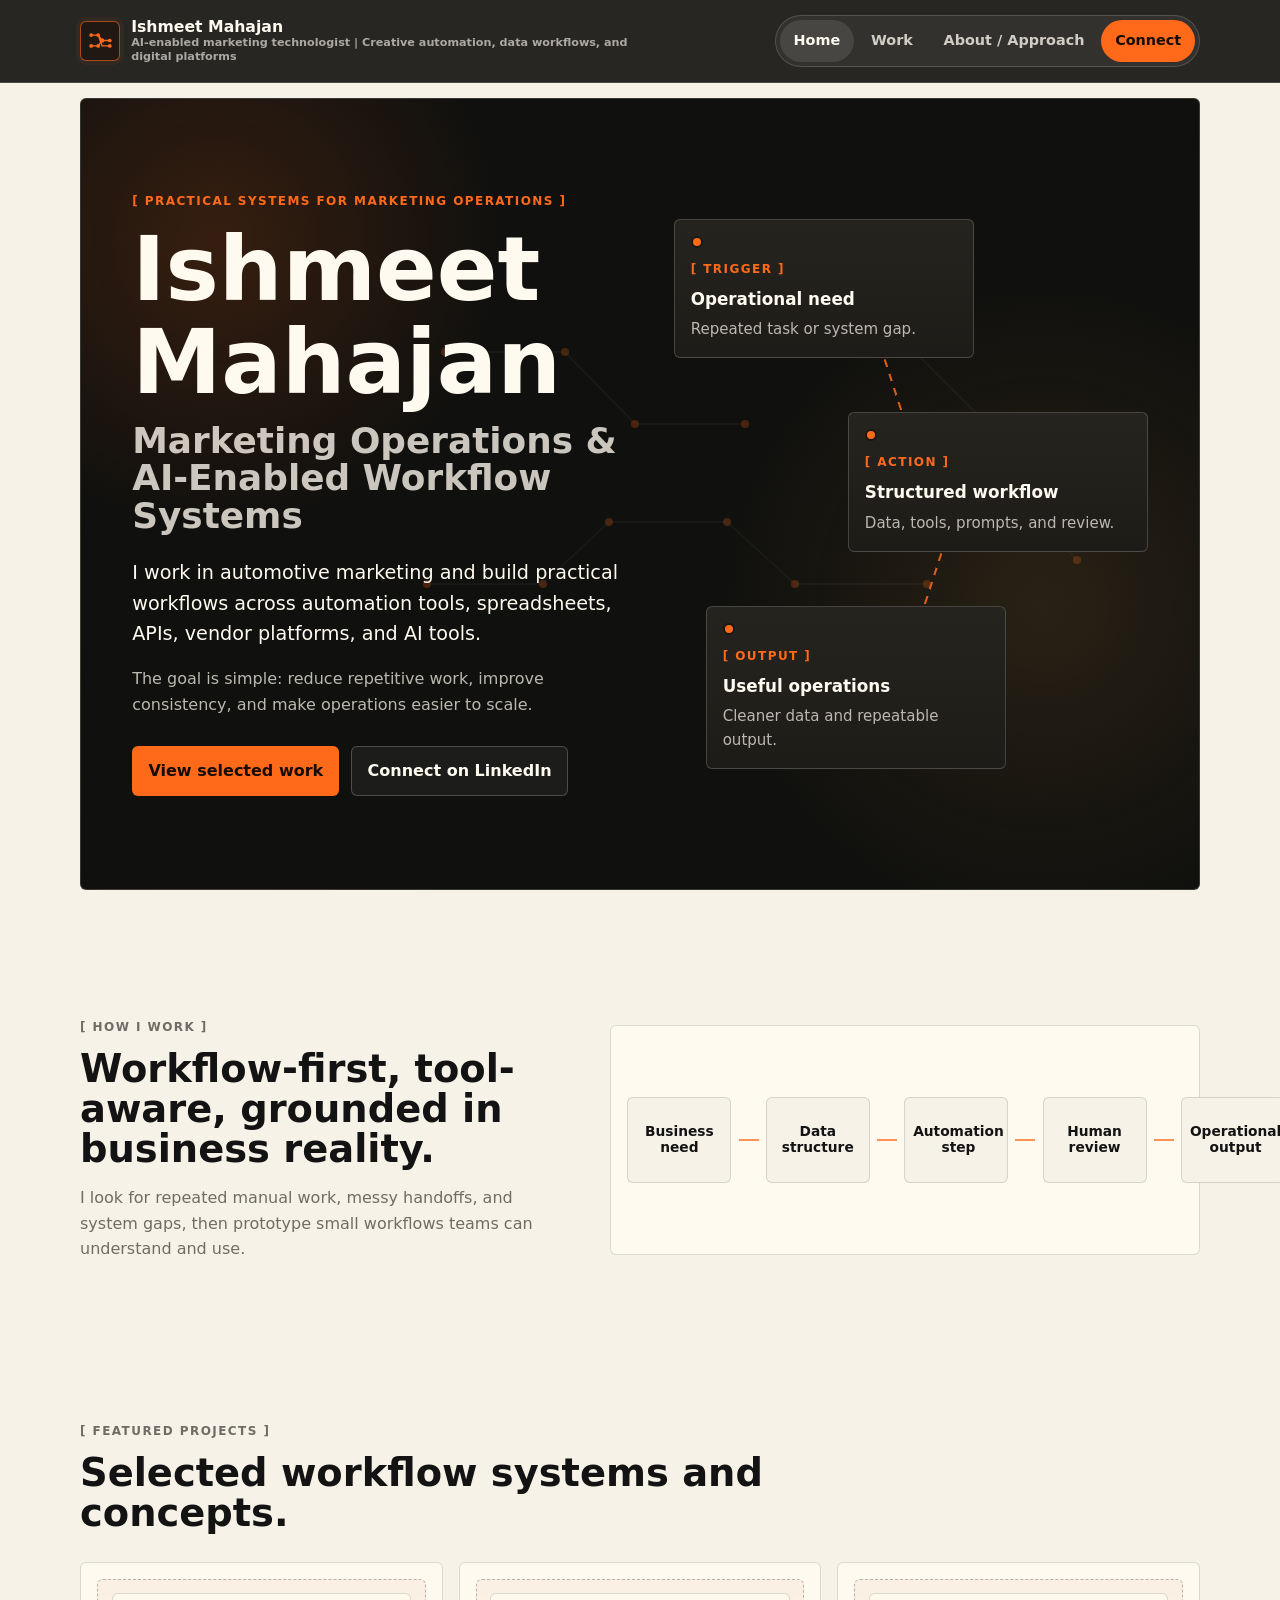
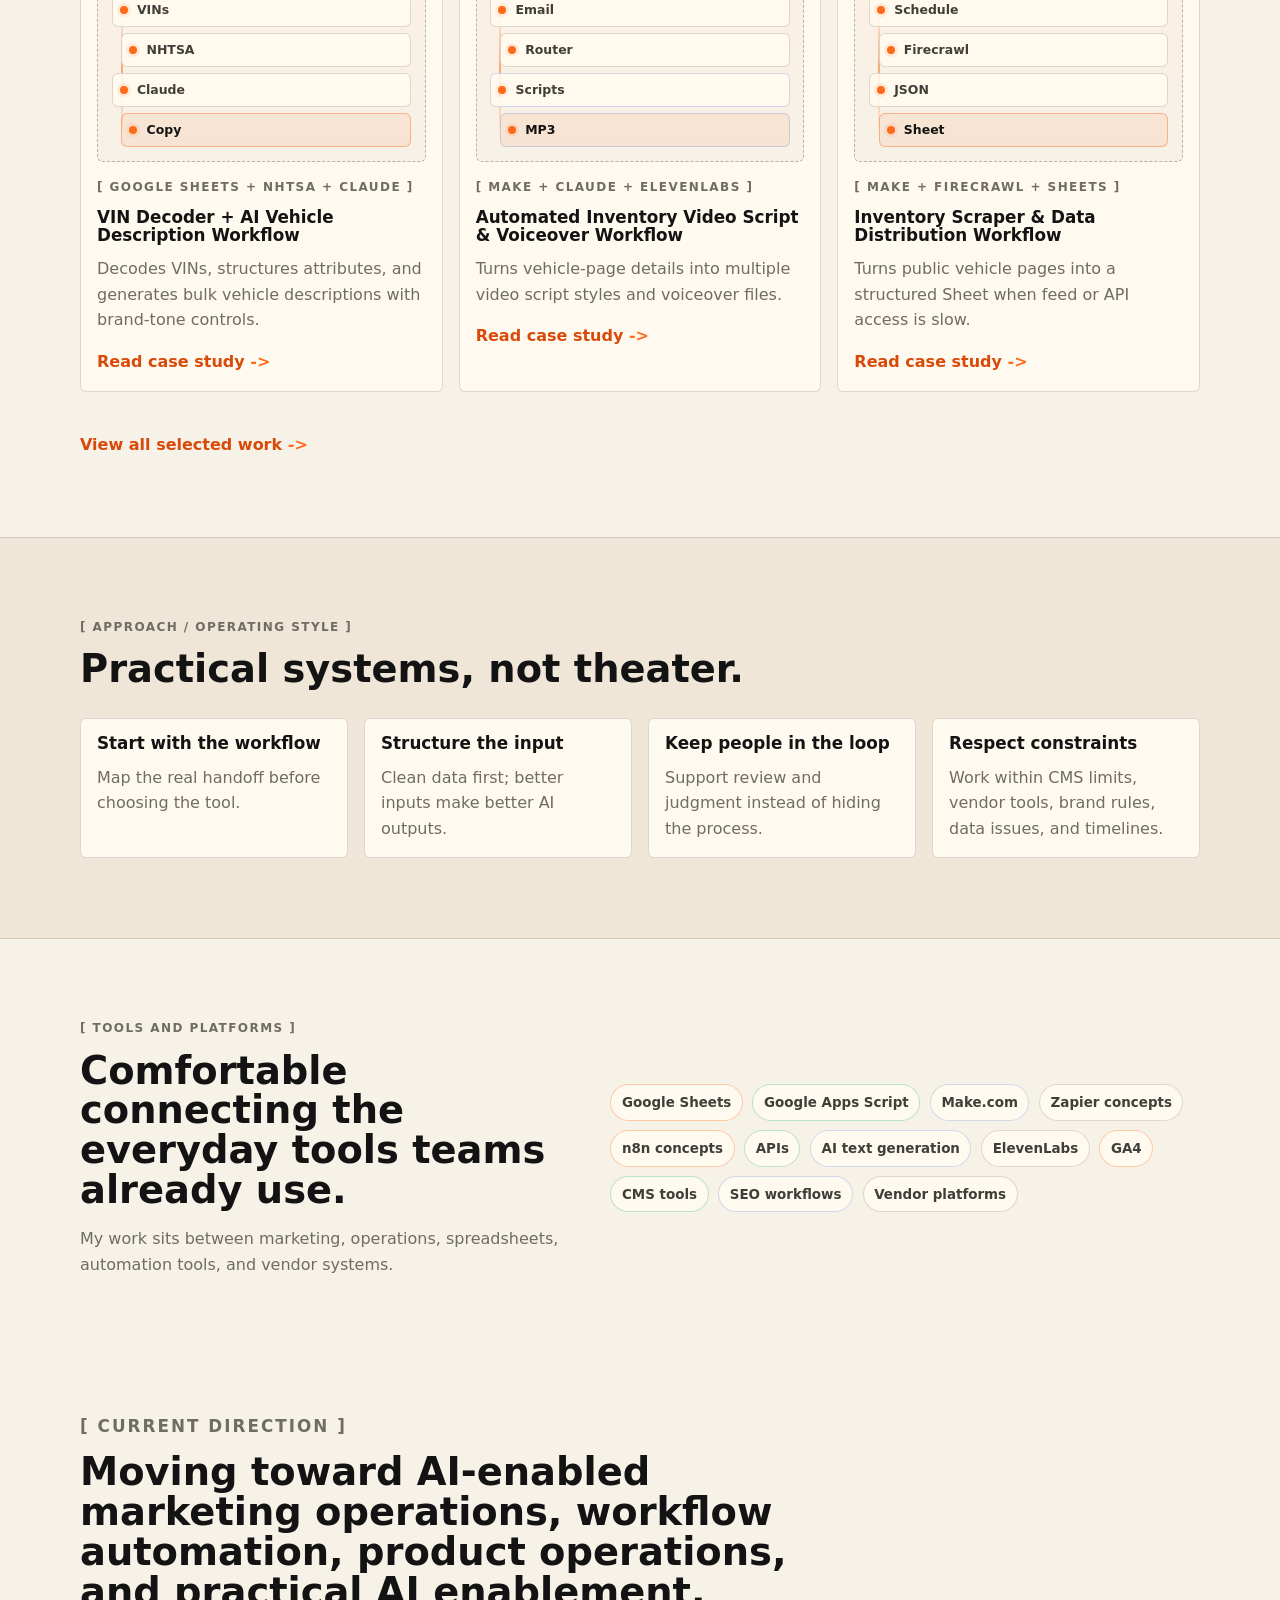
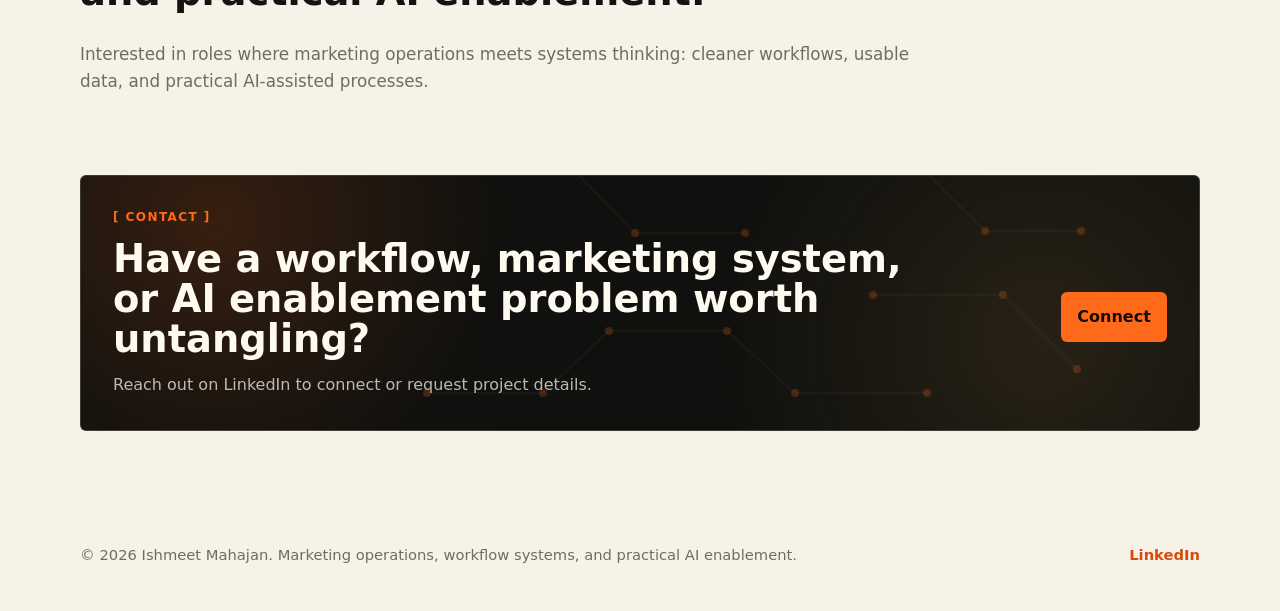
<file: index.html>
<!DOCTYPE html>
<html lang="en">
<head>
  <meta charset="UTF-8">
  <meta name="viewport" content="width=device-width, initial-scale=1.0">
  <meta name="description" content="Ishmeet Mahajan - Marketing Operations & AI-Enabled Workflow Systems portfolio.">
  <title>Ishmeet Mahajan | Marketing Operations & AI-Enabled Workflow Systems</title>
  <link rel="stylesheet" href="styles.css?v=20260530-6">
</head>
<body>
  <header class="site-header">
    <a class="brand" href="index.html" aria-label="Ishmeet Mahajan home">
      <span class="brand-mark" aria-hidden="true"></span>
      <span class="brand-copy">
        <span class="brand-name">Ishmeet Mahajan</span>
        <span class="brand-title">AI-enabled marketing technologist | Creative automation, data workflows, and digital platforms</span>
      </span>
    </a>
    <button class="nav-toggle" type="button" aria-label="Toggle navigation" aria-expanded="false">
      <span></span>
      <span></span>
      <span></span>
    </button>
    <nav class="site-nav" aria-label="Primary navigation">
      <a href="index.html">Home</a>
      <a href="work.html">Work</a>
      <a href="index.html#approach">About / Approach</a>
      <a class="nav-cta" href="https://www.linkedin.com/in/ishmeetmahajan">Connect</a>
    </nav>
  </header>

  <main>
    <section class="hero canvas-section">
      <div class="hero-copy">
        <p class="eyebrow">Practical systems for marketing operations</p>
        <h1>Ishmeet Mahajan</h1>
        <h2>Marketing Operations &amp; AI-Enabled Workflow Systems</h2>
        <p class="hero-lede">I work in automotive marketing and build practical workflows across automation tools, spreadsheets, APIs, vendor platforms, and AI tools.</p>
        <p class="hero-support">The goal is simple: reduce repetitive work, improve consistency, and make operations easier to scale.</p>
        <div class="button-row">
          <a class="button primary" href="work.html">View selected work</a>
          <a class="button secondary" href="https://www.linkedin.com/in/ishmeetmahajan">Connect on LinkedIn</a>
        </div>
      </div>
      <div class="hero-visual" aria-label="Workflow canvas illustration">
        <div class="workflow-card trigger">
          <span class="node-dot"></span>
          <p class="node-type">Trigger</p>
          <h3>Operational need</h3>
          <p>Repeated task or system gap.</p>
        </div>
        <div class="workflow-line line-one"></div>
        <div class="workflow-card action">
          <span class="node-dot"></span>
          <p class="node-type">Action</p>
          <h3>Structured workflow</h3>
          <p>Data, tools, prompts, and review.</p>
        </div>
        <div class="workflow-line line-two"></div>
        <div class="workflow-card output">
          <span class="node-dot"></span>
          <p class="node-type">Output</p>
          <h3>Useful operations</h3>
          <p>Cleaner data and repeatable output.</p>
        </div>
      </div>
    </section>

    <section class="section split-section">
      <div>
        <p class="eyebrow">How I work</p>
        <h2>Workflow-first, tool-aware, grounded in business reality.</h2>
        <p>I look for repeated manual work, messy handoffs, and system gaps, then prototype small workflows teams can understand and use.</p>
      </div>
      <div class="mini-canvas">
        <div class="mini-node">Business need</div>
        <div class="mini-connector"></div>
        <div class="mini-node">Data structure</div>
        <div class="mini-connector"></div>
        <div class="mini-node">Automation step</div>
        <div class="mini-connector"></div>
        <div class="mini-node">Human review</div>
        <div class="mini-connector"></div>
        <div class="mini-node">Operational output</div>
      </div>
    </section>

    <section class="section">
      <div class="section-heading">
        <p class="eyebrow">Featured projects</p>
        <h2>Selected workflow systems and concepts.</h2>
      </div>
      <div class="card-grid">
        <article class="project-card">
          <div class="workflow-diagram compact" aria-label="VIN description workflow diagram">
            <div class="diagram-node">VINs</div>
            <div class="diagram-node">NHTSA</div>
            <div class="diagram-node">Claude</div>
            <div class="diagram-node output-node">Copy</div>
          </div>
          <p class="card-kicker">Google Sheets + NHTSA + Claude</p>
          <h3>VIN Decoder + AI Vehicle Description Workflow</h3>
          <p>Decodes VINs, structures attributes, and generates bulk vehicle descriptions with brand-tone controls.</p>
          <a class="text-link" href="case-vin-ai-description.html">Read case study</a>
        </article>
        <article class="project-card">
          <div class="workflow-diagram compact branch-diagram" aria-label="Video script and voiceover workflow diagram">
            <div class="diagram-node">Email</div>
            <div class="diagram-node">Router</div>
            <div class="diagram-node">Scripts</div>
            <div class="diagram-node output-node">MP3</div>
          </div>
          <p class="card-kicker">Make + Claude + ElevenLabs</p>
          <h3>Automated Inventory Video Script &amp; Voiceover Workflow</h3>
          <p>Turns vehicle-page details into multiple video script styles and voiceover files.</p>
          <a class="text-link" href="case-video-voiceover.html">Read case study</a>
        </article>
        <article class="project-card">
          <div class="workflow-diagram compact" aria-label="Inventory scraper workflow diagram">
            <div class="diagram-node">Schedule</div>
            <div class="diagram-node">Firecrawl</div>
            <div class="diagram-node">JSON</div>
            <div class="diagram-node output-node">Sheet</div>
          </div>
          <p class="card-kicker">Make + Firecrawl + Sheets</p>
          <h3>Inventory Scraper &amp; Data Distribution Workflow</h3>
          <p>Turns public vehicle pages into a structured Sheet when feed or API access is slow.</p>
          <a class="text-link" href="case-ai-inventory-search.html">Read case study</a>
        </article>
      </div>
      <div class="section-action">
        <a class="action-link" href="work.html">View all selected work</a>
      </div>
    </section>

    <section id="approach" class="section approach-band">
      <div class="section-heading">
        <p class="eyebrow">Approach / operating style</p>
        <h2>Practical systems, not theater.</h2>
      </div>
      <div class="pill-grid">
        <div class="pill-card">
          <h3>Start with the workflow</h3>
          <p>Map the real handoff before choosing the tool.</p>
        </div>
        <div class="pill-card">
          <h3>Structure the input</h3>
          <p>Clean data first; better inputs make better AI outputs.</p>
        </div>
        <div class="pill-card">
          <h3>Keep people in the loop</h3>
          <p>Support review and judgment instead of hiding the process.</p>
        </div>
        <div class="pill-card">
          <h3>Respect constraints</h3>
          <p>Work within CMS limits, vendor tools, brand rules, data issues, and timelines.</p>
        </div>
      </div>
    </section>

    <section class="section split-section">
      <div>
        <p class="eyebrow">Tools and platforms</p>
        <h2>Comfortable connecting the everyday tools teams already use.</h2>
        <p>My work sits between marketing, operations, spreadsheets, automation tools, and vendor systems.</p>
      </div>
      <div class="badge-cloud" aria-label="Tools and platforms">
        <span class="badge">Google Sheets</span>
        <span class="badge">Google Apps Script</span>
        <span class="badge">Make.com</span>
        <span class="badge">Zapier concepts</span>
        <span class="badge">n8n concepts</span>
        <span class="badge">APIs</span>
        <span class="badge">AI text generation</span>
        <span class="badge">ElevenLabs</span>
        <span class="badge">GA4</span>
        <span class="badge">CMS tools</span>
        <span class="badge">SEO workflows</span>
        <span class="badge">Vendor platforms</span>
      </div>
    </section>

    <section class="section current-direction">
      <div class="section-heading">
        <p class="eyebrow">Current direction</p>
        <h2>Moving toward AI-enabled marketing operations, workflow automation, product operations, and practical AI enablement.</h2>
      </div>
      <p>Interested in roles where marketing operations meets systems thinking: cleaner workflows, usable data, and practical AI-assisted processes.</p>
    </section>

    <section id="contact" class="contact-cta canvas-section">
      <div>
        <p class="eyebrow">Contact</p>
        <h2>Have a workflow, marketing system, or AI enablement problem worth untangling?</h2>
        <p>Reach out on LinkedIn to connect or request project details.</p>
      </div>
      <div class="button-row">
        <a class="button primary" href="https://www.linkedin.com/in/ishmeetmahajan">Connect</a>
      </div>
    </section>
  </main>

  <footer class="site-footer">
    <p>&copy; <span data-year></span> Ishmeet Mahajan. Marketing operations, workflow systems, and practical AI enablement.</p>
    <a href="https://www.linkedin.com/in/ishmeetmahajan">LinkedIn</a>
  </footer>

  <script src="script.js?v=20260530-6"></script>
</body>
</html>
</file>
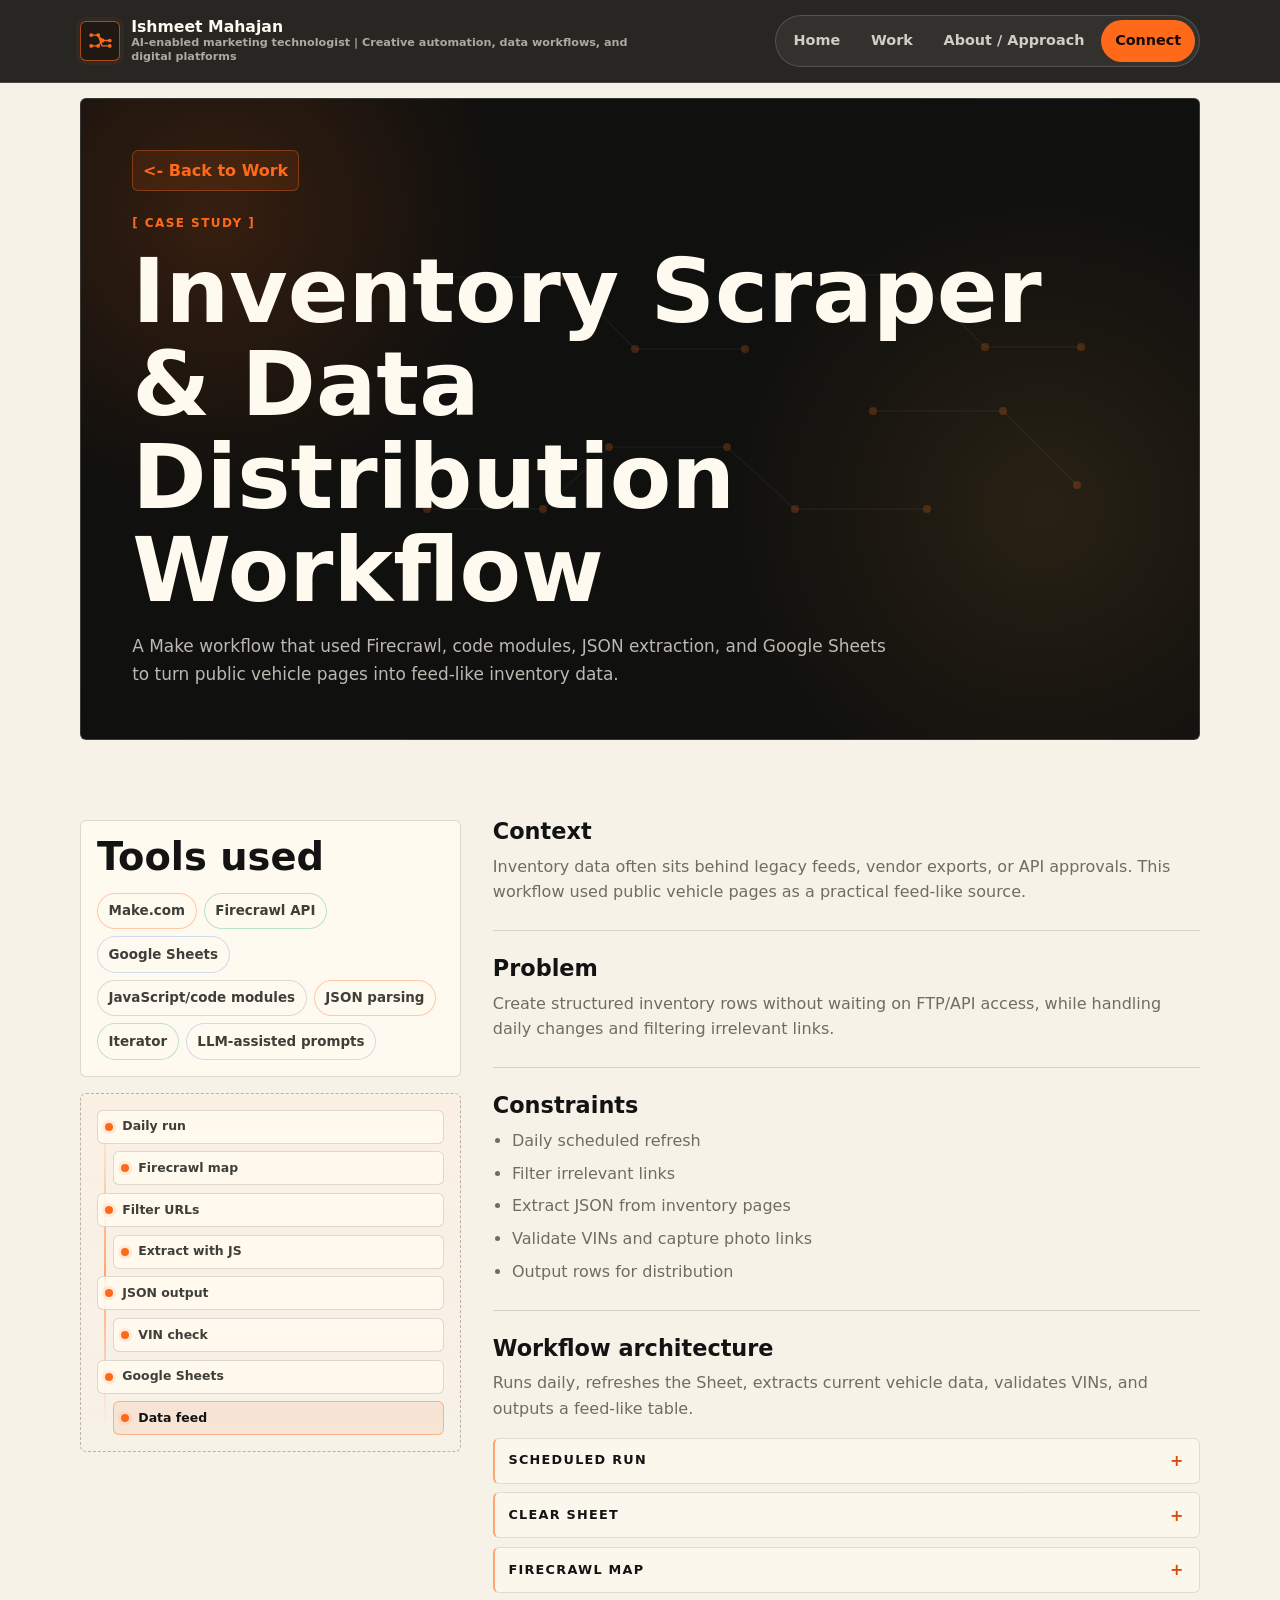
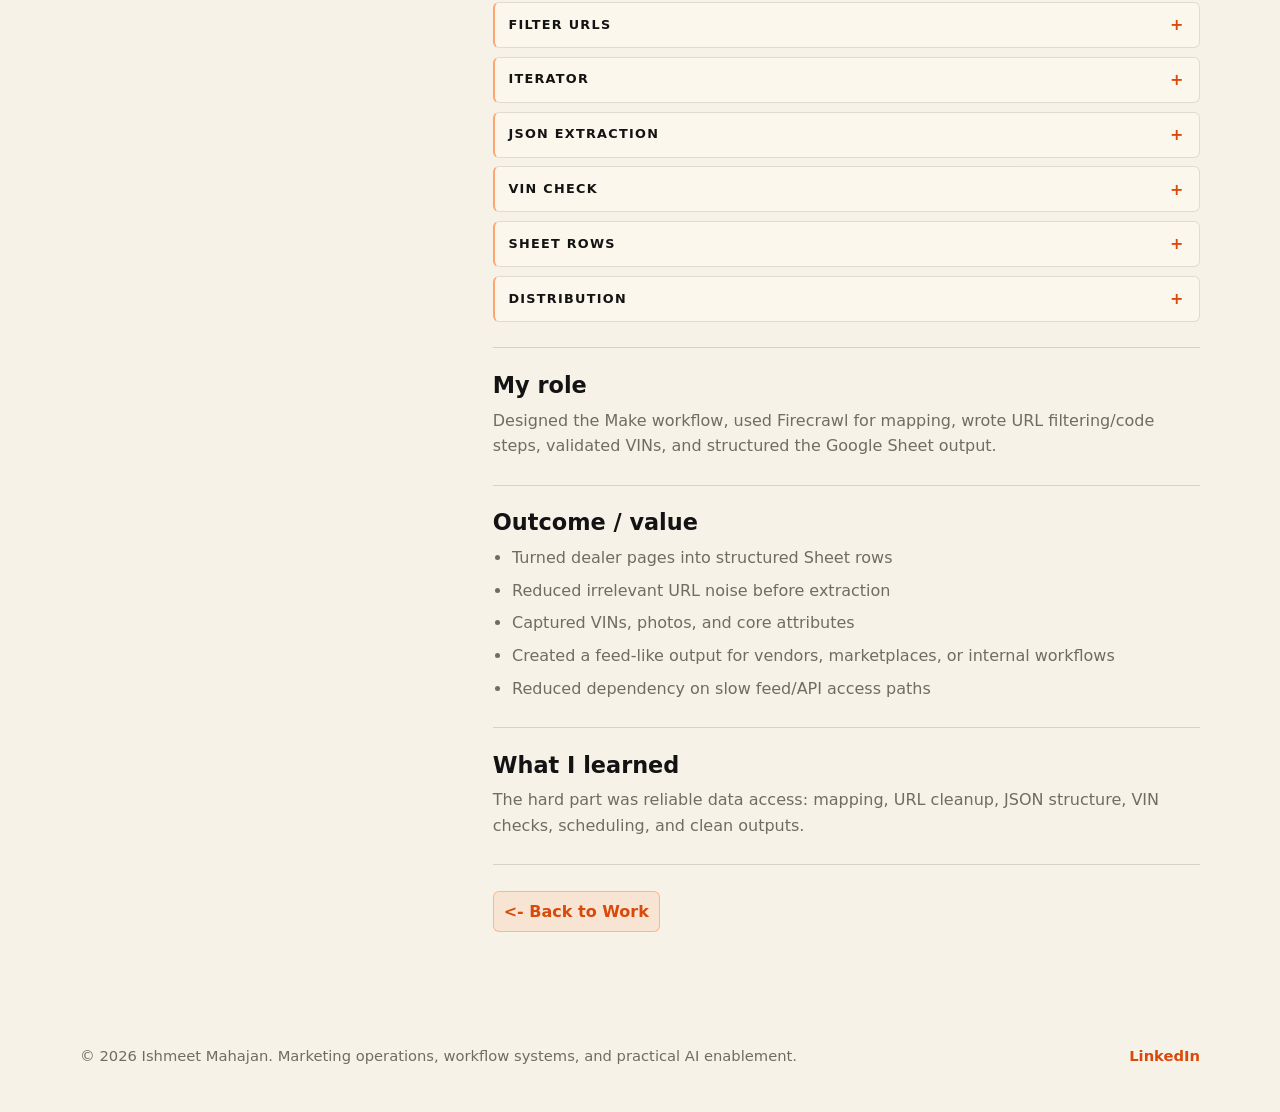
<file: case-ai-inventory-search.html>
<!DOCTYPE html>
<html lang="en">
<head>
  <meta charset="UTF-8">
  <meta name="viewport" content="width=device-width, initial-scale=1.0">
  <meta name="description" content="Inventory Scraper & Data Distribution Workflow case study by Ishmeet Mahajan.">
  <title>Inventory Scraper &amp; Data Distribution Workflow | Ishmeet Mahajan</title>
  <link rel="stylesheet" href="styles.css?v=20260530-6">
</head>
<body>
  <header class="site-header">
    <a class="brand" href="index.html" aria-label="Ishmeet Mahajan home">
      <span class="brand-mark" aria-hidden="true"></span>
      <span class="brand-copy">
        <span class="brand-name">Ishmeet Mahajan</span>
        <span class="brand-title">AI-enabled marketing technologist | Creative automation, data workflows, and digital platforms</span>
      </span>
    </a>
    <button class="nav-toggle" type="button" aria-label="Toggle navigation" aria-expanded="false">
      <span></span>
      <span></span>
      <span></span>
    </button>
    <nav class="site-nav" aria-label="Primary navigation">
      <a href="index.html">Home</a>
      <a href="work.html">Work</a>
      <a href="index.html#approach">About / Approach</a>
      <a class="nav-cta" href="https://www.linkedin.com/in/ishmeetmahajan">Connect</a>
    </nav>
  </header>

  <main>
    <section class="case-hero canvas-section">
      <a class="back-link" href="work.html">Back to Work</a>
      <p class="eyebrow">Case study</p>
      <h1>Inventory Scraper &amp; Data Distribution Workflow</h1>
      <p>A Make workflow that used Firecrawl, code modules, JSON extraction, and Google Sheets to turn public vehicle pages into feed-like inventory data.</p>
    </section>

    <section class="section case-layout">
      <aside class="case-sidebar">
        <div class="sidebar-block">
          <h2>Tools used</h2>
          <div class="badge-cloud compact">
            <span class="badge">Make.com</span>
            <span class="badge">Firecrawl API</span>
            <span class="badge">Google Sheets</span>
            <span class="badge">JavaScript/code modules</span>
            <span class="badge">JSON parsing</span>
            <span class="badge">Iterator</span>
            <span class="badge">LLM-assisted prompts</span>
          </div>
        </div>
        <div class="workflow-diagram" aria-label="Inventory scraper and data distribution workflow diagram">
          <div class="diagram-node">Daily run</div>
          <div class="diagram-node">Firecrawl map</div>
          <div class="diagram-node">Filter URLs</div>
          <div class="diagram-node">Extract with JS</div>
          <div class="diagram-node">JSON output</div>
          <div class="diagram-node">VIN check</div>
          <div class="diagram-node">Google Sheets</div>
          <div class="diagram-node output-node">Data feed</div>
        </div>
      </aside>

      <article class="case-content">
        <section>
          <h2>Context</h2>
          <p>Inventory data often sits behind legacy feeds, vendor exports, or API approvals. This workflow used public vehicle pages as a practical feed-like source.</p>
        </section>
        <section>
          <h2>Problem</h2>
          <p>Create structured inventory rows without waiting on FTP/API access, while handling daily changes and filtering irrelevant links.</p>
        </section>
        <section>
          <h2>Constraints</h2>
          <ul>
            <li>Daily scheduled refresh</li>
            <li>Filter irrelevant links</li>
            <li>Extract JSON from inventory pages</li>
            <li>Validate VINs and capture photo links</li>
            <li>Output rows for distribution</li>
          </ul>
        </section>
        <section>
          <h2>Workflow architecture</h2>
          <p>Runs daily, refreshes the Sheet, extracts current vehicle data, validates VINs, and outputs a feed-like table.</p>
          <div class="architecture-accordion" aria-label="Workflow architecture step details">
            <details>
              <summary>Scheduled run</summary>
              <p>Runs daily because inventory changes constantly and stale vehicle data loses value quickly.</p>
            </details>
            <details>
              <summary>Clear Sheet</summary>
              <p>Refreshes the working sheet by removing old rows before the new inventory run starts.</p>
            </details>
            <details>
              <summary>Firecrawl map</summary>
              <p>Gets all links from a predetermined inventory listing page so the workflow can discover current vehicle pages.</p>
            </details>
            <details>
              <summary>Filter URLs</summary>
              <p>Removes navigation, internal site, external, and irrelevant links, keeping only the inventory URLs needed for extraction.</p>
            </details>
            <details>
              <summary>Iterator</summary>
              <p>Runs through the filtered URL list one page at a time so the workflow can process every vehicle page consistently.</p>
            </details>
            <details>
              <summary>JSON extraction</summary>
              <p>Uses JavaScript/code steps to pull the exact vehicle data needed from each page and structure it as JSON.</p>
            </details>
            <details>
              <summary>VIN check</summary>
              <p>Confirms that each extracted unit includes a valid VIN before it is written into the dataset.</p>
            </details>
            <details>
              <summary>Sheet rows</summary>
              <p>Loads each car into Google Sheets one row at a time, with vehicle attributes organized into columns.</p>
            </details>
            <details>
              <summary>Distribution</summary>
              <p>Makes the refreshed data feed available for the places it needs to go, including marketplaces and vendor workflows.</p>
            </details>
          </div>
        </section>
        <section>
          <h2>My role</h2>
          <p>Designed the Make workflow, used Firecrawl for mapping, wrote URL filtering/code steps, validated VINs, and structured the Google Sheet output.</p>
        </section>
        <section>
          <h2>Outcome / value</h2>
          <ul>
            <li>Turned dealer pages into structured Sheet rows</li>
            <li>Reduced irrelevant URL noise before extraction</li>
            <li>Captured VINs, photos, and core attributes</li>
            <li>Created a feed-like output for vendors, marketplaces, or internal workflows</li>
            <li>Reduced dependency on slow feed/API access paths</li>
          </ul>
        </section>
        <section>
          <h2>What I learned</h2>
          <p>The hard part was reliable data access: mapping, URL cleanup, JSON structure, VIN checks, scheduling, and clean outputs.</p>
        </section>
        <a class="back-link bottom-back" href="work.html">Back to Work</a>
      </article>
    </section>
  </main>

  <footer class="site-footer">
    <p>&copy; <span data-year></span> Ishmeet Mahajan. Marketing operations, workflow systems, and practical AI enablement.</p>
    <a href="https://www.linkedin.com/in/ishmeetmahajan">LinkedIn</a>
  </footer>

  <script src="script.js?v=20260530-6"></script>
</body>
</html>
</file>
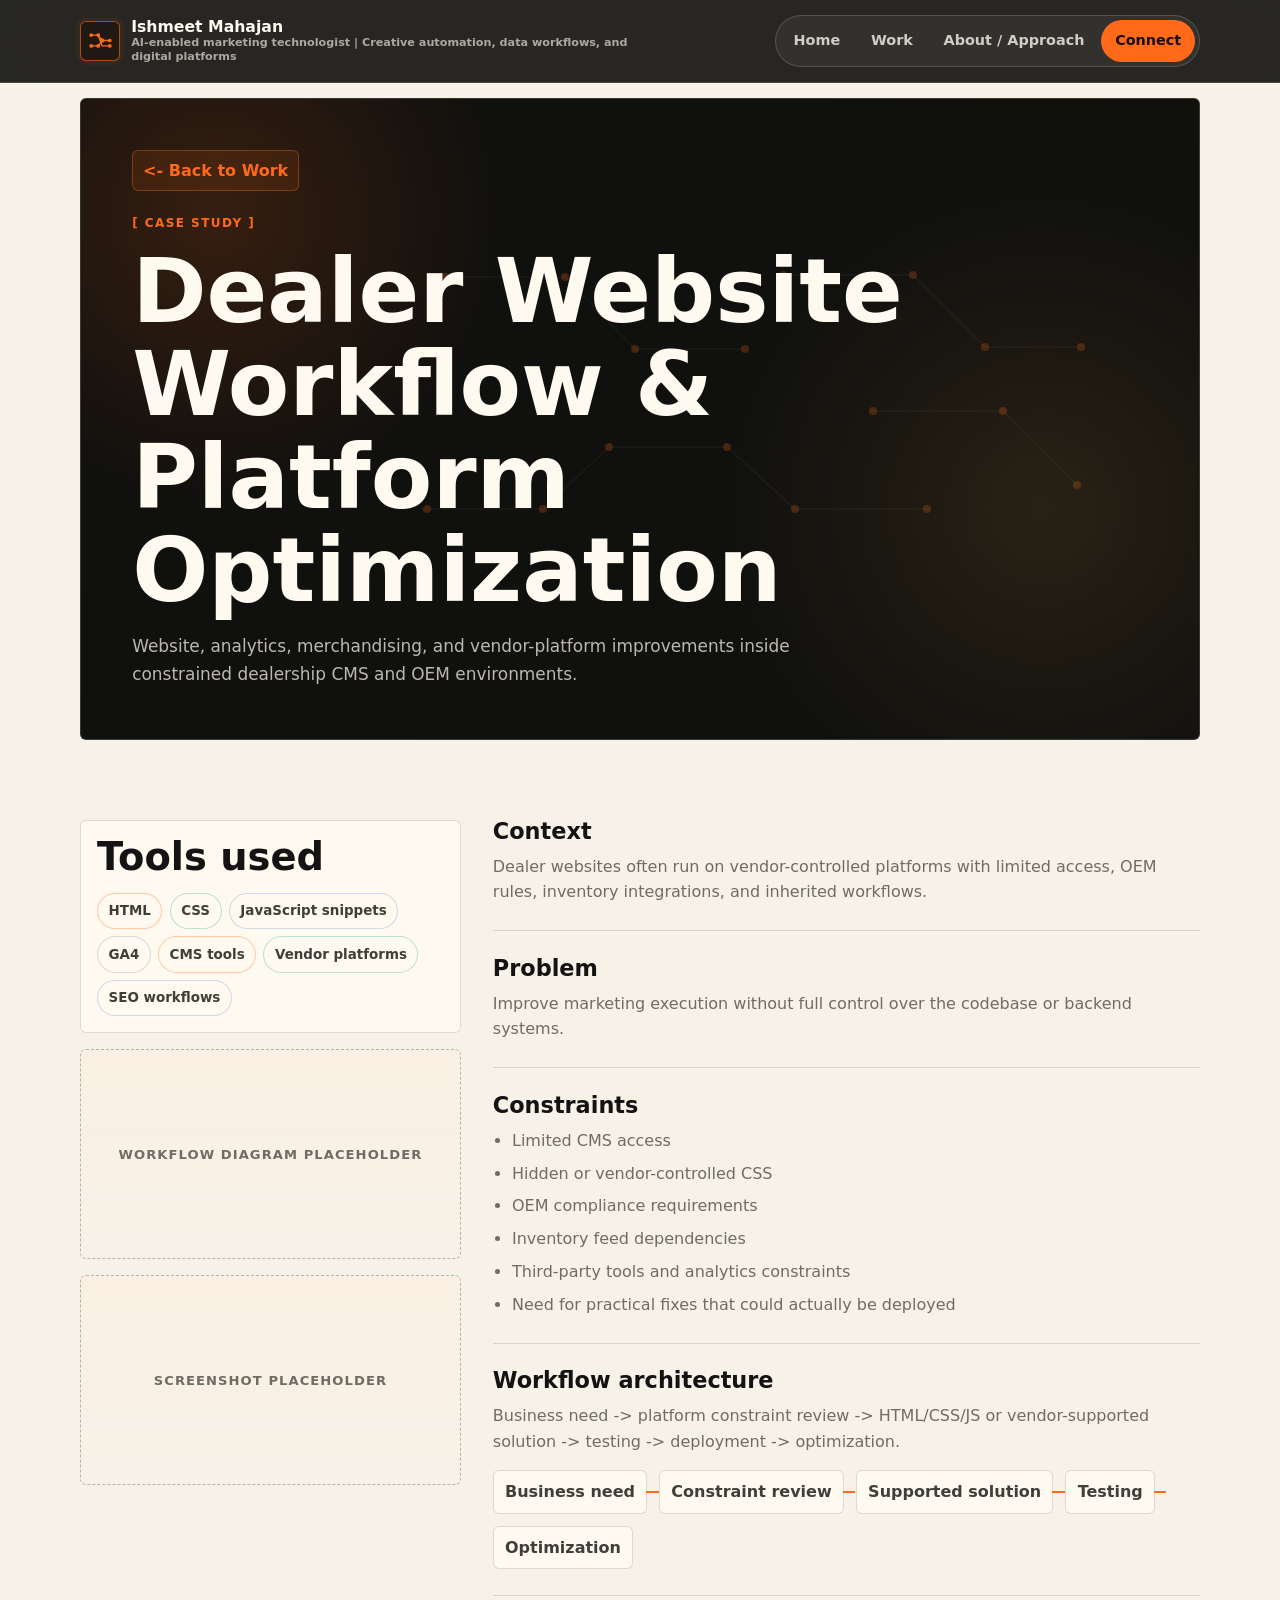
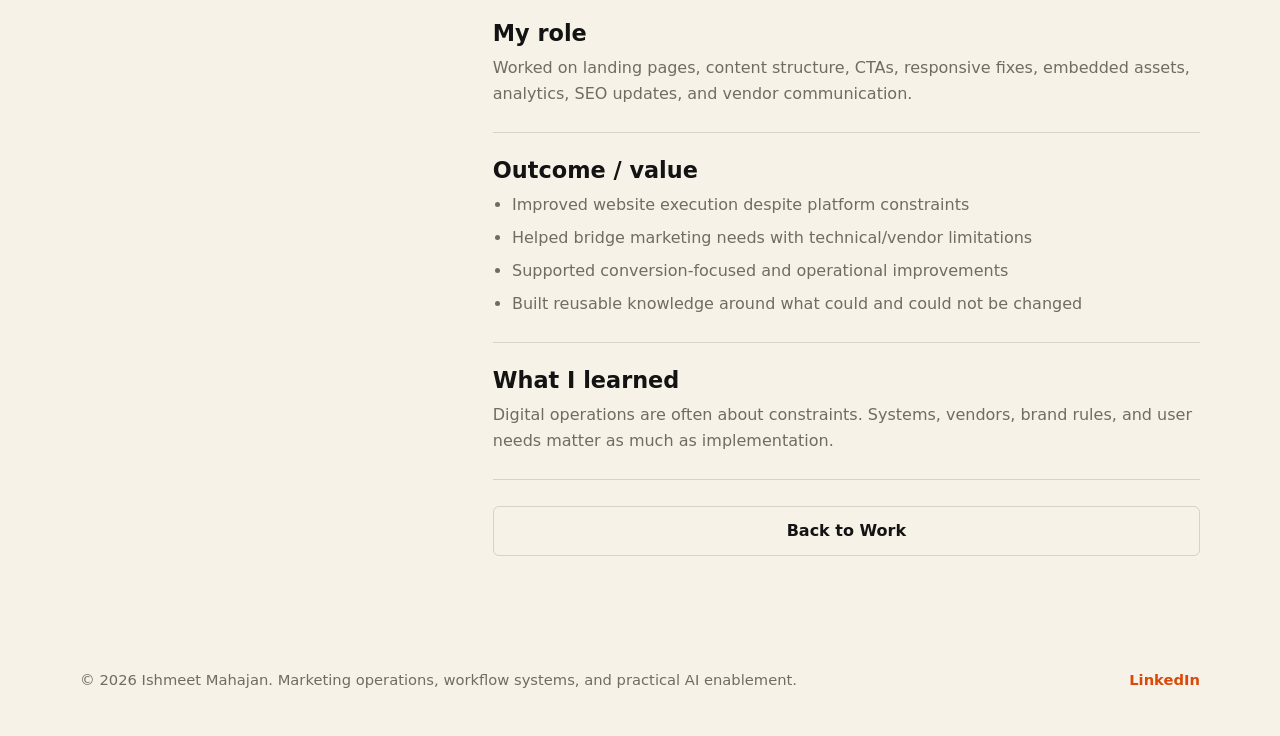
<file: case-dealer-website-ops.html>
<!DOCTYPE html>
<html lang="en">
<head>
  <meta charset="UTF-8">
  <meta name="viewport" content="width=device-width, initial-scale=1.0">
  <meta name="description" content="Dealer Website Workflow & Platform Optimization case study by Ishmeet Mahajan.">
  <title>Dealer Website Workflow &amp; Platform Optimization | Ishmeet Mahajan</title>
  <link rel="stylesheet" href="styles.css?v=20260530-6">
</head>
<body>
  <header class="site-header">
    <a class="brand" href="index.html" aria-label="Ishmeet Mahajan home">
      <span class="brand-mark" aria-hidden="true"></span>
      <span class="brand-copy">
        <span class="brand-name">Ishmeet Mahajan</span>
        <span class="brand-title">AI-enabled marketing technologist | Creative automation, data workflows, and digital platforms</span>
      </span>
    </a>
    <button class="nav-toggle" type="button" aria-label="Toggle navigation" aria-expanded="false">
      <span></span>
      <span></span>
      <span></span>
    </button>
    <nav class="site-nav" aria-label="Primary navigation">
      <a href="index.html">Home</a>
      <a href="work.html">Work</a>
      <a href="index.html#approach">About / Approach</a>
      <a class="nav-cta" href="https://www.linkedin.com/in/ishmeetmahajan">Connect</a>
    </nav>
  </header>

  <main>
    <section class="case-hero canvas-section">
      <a class="back-link" href="work.html">Back to Work</a>
      <p class="eyebrow">Case study</p>
      <h1>Dealer Website Workflow &amp; Platform Optimization</h1>
      <p>Website, analytics, merchandising, and vendor-platform improvements inside constrained dealership CMS and OEM environments.</p>
    </section>

    <section class="section case-layout">
      <aside class="case-sidebar">
        <div class="sidebar-block">
          <h2>Tools used</h2>
          <div class="badge-cloud compact">
            <span class="badge">HTML</span>
            <span class="badge">CSS</span>
            <span class="badge">JavaScript snippets</span>
            <span class="badge">GA4</span>
            <span class="badge">CMS tools</span>
            <span class="badge">Vendor platforms</span>
            <span class="badge">SEO workflows</span>
          </div>
        </div>
        <div class="placeholder">Workflow diagram placeholder</div>
        <div class="placeholder">Screenshot placeholder</div>
      </aside>

      <article class="case-content">
        <section>
          <h2>Context</h2>
          <p>Dealer websites often run on vendor-controlled platforms with limited access, OEM rules, inventory integrations, and inherited workflows.</p>
        </section>
        <section>
          <h2>Problem</h2>
          <p>Improve marketing execution without full control over the codebase or backend systems.</p>
        </section>
        <section>
          <h2>Constraints</h2>
          <ul>
            <li>Limited CMS access</li>
            <li>Hidden or vendor-controlled CSS</li>
            <li>OEM compliance requirements</li>
            <li>Inventory feed dependencies</li>
            <li>Third-party tools and analytics constraints</li>
            <li>Need for practical fixes that could actually be deployed</li>
          </ul>
        </section>
        <section>
          <h2>Workflow architecture</h2>
          <p>Business need -> platform constraint review -> HTML/CSS/JS or vendor-supported solution -> testing -> deployment -> optimization.</p>
          <div class="flow-strip" aria-label="Workflow architecture">
            <span>Business need</span>
            <span>Constraint review</span>
            <span>Supported solution</span>
            <span>Testing</span>
            <span>Optimization</span>
          </div>
        </section>
        <section>
          <h2>My role</h2>
          <p>Worked on landing pages, content structure, CTAs, responsive fixes, embedded assets, analytics, SEO updates, and vendor communication.</p>
        </section>
        <section>
          <h2>Outcome / value</h2>
          <ul>
            <li>Improved website execution despite platform constraints</li>
            <li>Helped bridge marketing needs with technical/vendor limitations</li>
            <li>Supported conversion-focused and operational improvements</li>
            <li>Built reusable knowledge around what could and could not be changed</li>
          </ul>
        </section>
        <section>
          <h2>What I learned</h2>
          <p>Digital operations are often about constraints. Systems, vendors, brand rules, and user needs matter as much as implementation.</p>
        </section>
        <a class="button secondary" href="work.html">Back to Work</a>
      </article>
    </section>
  </main>

  <footer class="site-footer">
    <p>&copy; <span data-year></span> Ishmeet Mahajan. Marketing operations, workflow systems, and practical AI enablement.</p>
    <a href="https://www.linkedin.com/in/ishmeetmahajan">LinkedIn</a>
  </footer>

  <script src="script.js?v=20260530-6"></script>
</body>
</html>
</file>
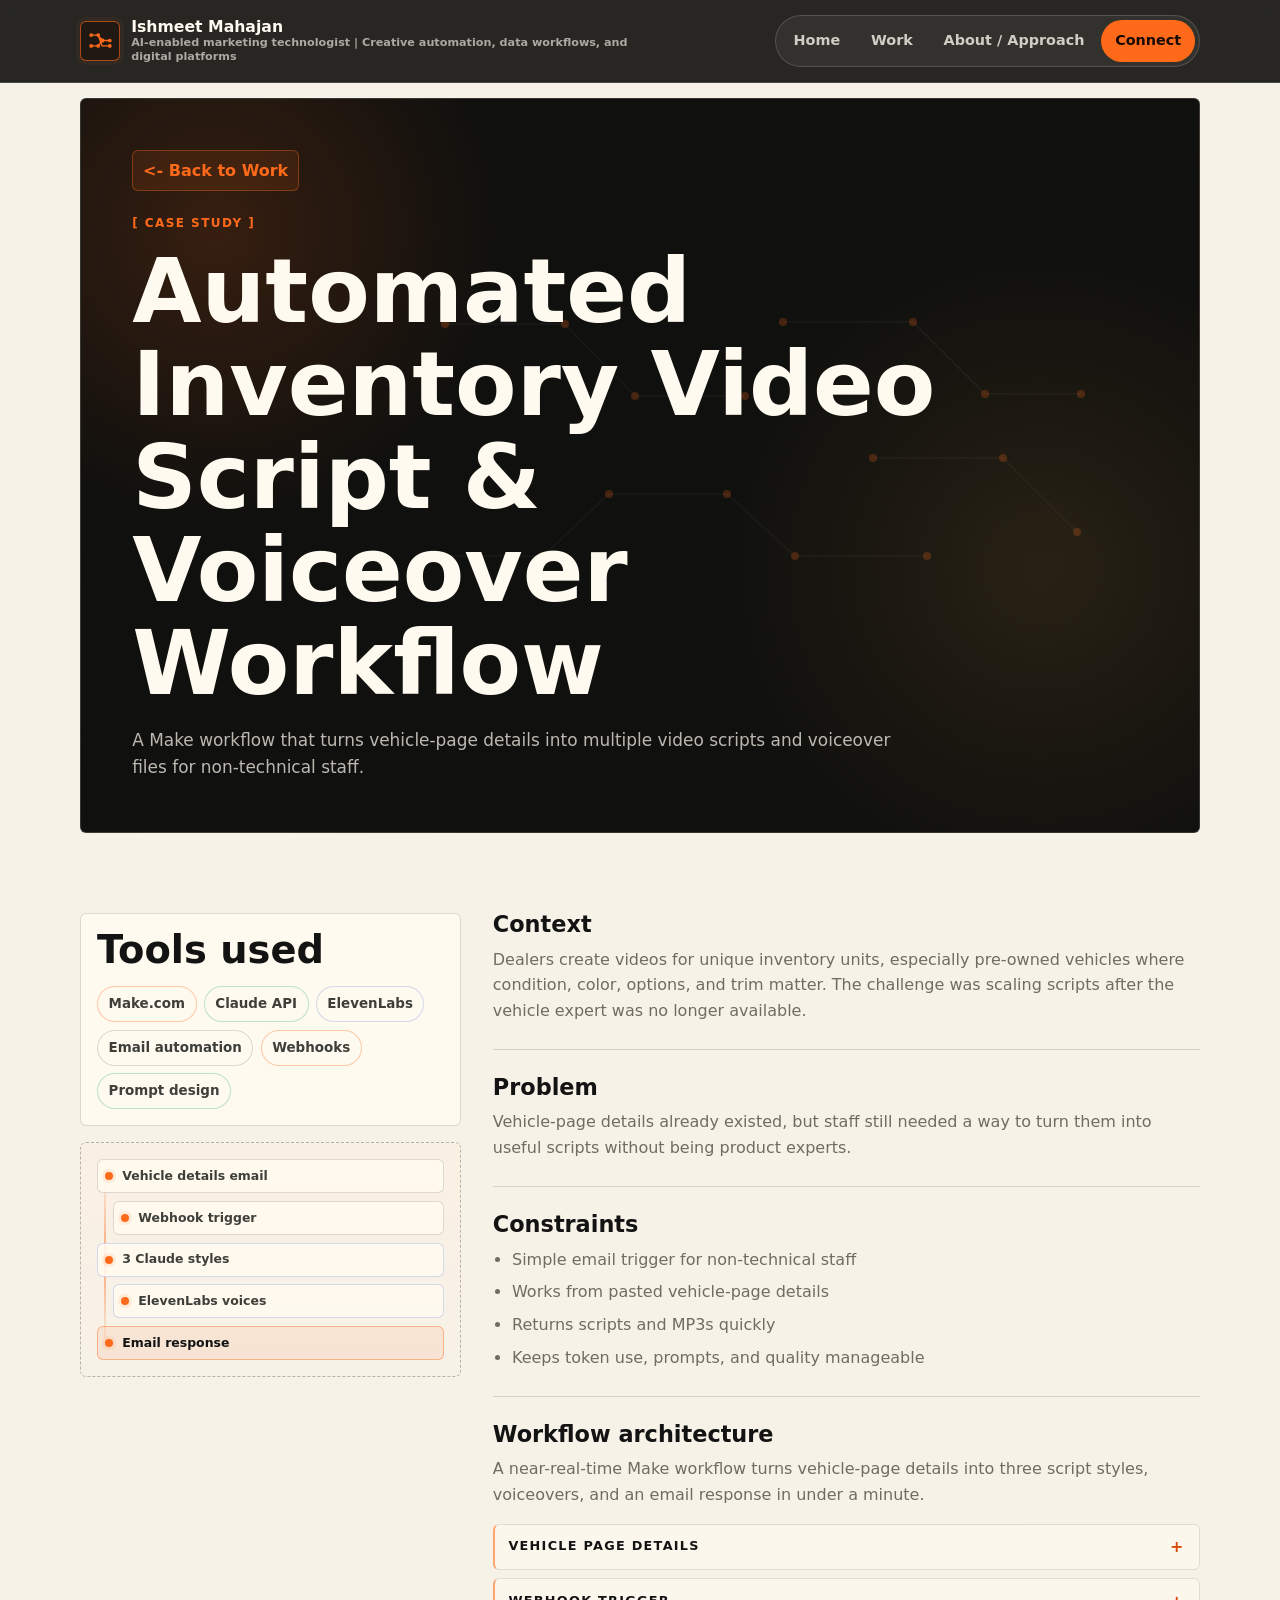
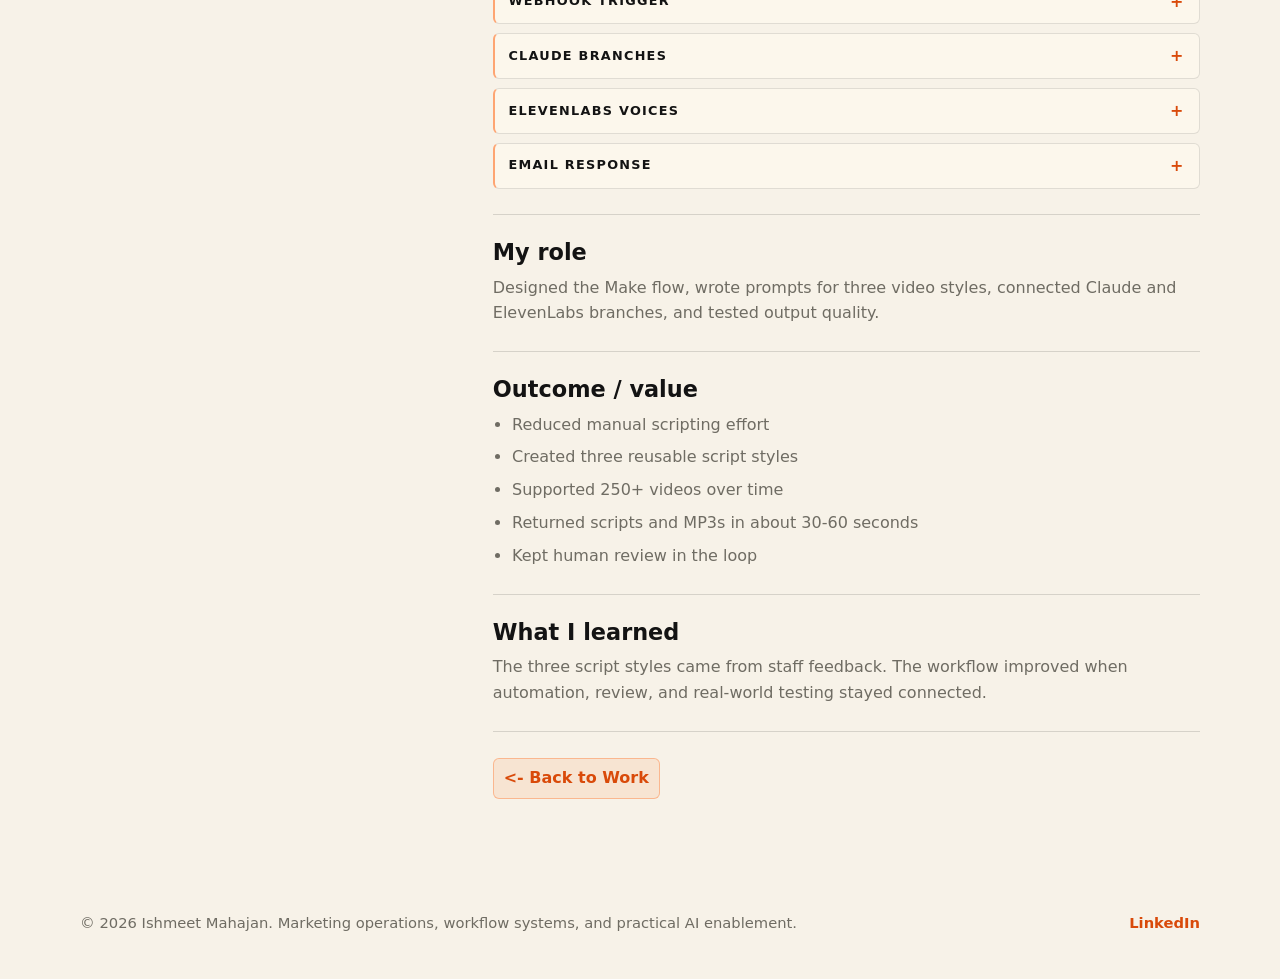
<file: case-video-voiceover.html>
<!DOCTYPE html>
<html lang="en">
<head>
  <meta charset="UTF-8">
  <meta name="viewport" content="width=device-width, initial-scale=1.0">
  <meta name="description" content="Automated Inventory Video Script & Voiceover Workflow case study by Ishmeet Mahajan.">
  <title>Automated Inventory Video Script &amp; Voiceover Workflow | Ishmeet Mahajan</title>
  <link rel="stylesheet" href="styles.css?v=20260530-6">
</head>
<body>
  <header class="site-header">
    <a class="brand" href="index.html" aria-label="Ishmeet Mahajan home">
      <span class="brand-mark" aria-hidden="true"></span>
      <span class="brand-copy">
        <span class="brand-name">Ishmeet Mahajan</span>
        <span class="brand-title">AI-enabled marketing technologist | Creative automation, data workflows, and digital platforms</span>
      </span>
    </a>
    <button class="nav-toggle" type="button" aria-label="Toggle navigation" aria-expanded="false">
      <span></span>
      <span></span>
      <span></span>
    </button>
    <nav class="site-nav" aria-label="Primary navigation">
      <a href="index.html">Home</a>
      <a href="work.html">Work</a>
      <a href="index.html#approach">About / Approach</a>
      <a class="nav-cta" href="https://www.linkedin.com/in/ishmeetmahajan">Connect</a>
    </nav>
  </header>

  <main>
    <section class="case-hero canvas-section">
      <a class="back-link" href="work.html">Back to Work</a>
      <p class="eyebrow">Case study</p>
      <h1>Automated Inventory Video Script &amp; Voiceover Workflow</h1>
      <p>A Make workflow that turns vehicle-page details into multiple video scripts and voiceover files for non-technical staff.</p>
    </section>

    <section class="section case-layout">
      <aside class="case-sidebar">
        <div class="sidebar-block">
          <h2>Tools used</h2>
          <div class="badge-cloud compact">
            <span class="badge">Make.com</span>
            <span class="badge">Claude API</span>
            <span class="badge">ElevenLabs</span>
            <span class="badge">Email automation</span>
            <span class="badge">Webhooks</span>
            <span class="badge">Prompt design</span>
          </div>
        </div>
        <div class="workflow-diagram branch-diagram" aria-label="Video script and voiceover workflow diagram">
          <div class="diagram-node">Vehicle details email</div>
          <div class="diagram-node">Webhook trigger</div>
          <div class="diagram-node">3 Claude styles</div>
          <div class="diagram-node">ElevenLabs voices</div>
          <div class="diagram-node output-node">Email response</div>
        </div>
      </aside>

      <article class="case-content">
        <section>
          <h2>Context</h2>
          <p>Dealers create videos for unique inventory units, especially pre-owned vehicles where condition, color, options, and trim matter. The challenge was scaling scripts after the vehicle expert was no longer available.</p>
        </section>
        <section>
          <h2>Problem</h2>
          <p>Vehicle-page details already existed, but staff still needed a way to turn them into useful scripts without being product experts.</p>
        </section>
        <section>
          <h2>Constraints</h2>
          <ul>
            <li>Simple email trigger for non-technical staff</li>
            <li>Works from pasted vehicle-page details</li>
            <li>Returns scripts and MP3s quickly</li>
            <li>Keeps token use, prompts, and quality manageable</li>
          </ul>
        </section>
        <section>
          <h2>Workflow architecture</h2>
          <p>A near-real-time Make workflow turns vehicle-page details into three script styles, voiceovers, and an email response in under a minute.</p>
          <div class="architecture-accordion" aria-label="Workflow architecture step details">
            <details>
              <summary>Vehicle page details</summary>
              <p>The team pastes existing vehicle information from the website into the email body.</p>
            </details>
            <details>
              <summary>Webhook trigger</summary>
              <p>The email starts the Make workflow, so staff do not need to open or understand the automation itself.</p>
            </details>
            <details>
              <summary>Claude branches</summary>
              <p>The workflow routes into three script styles, each with branded tone, video structure, walkaround guidance, length, and format requirements.</p>
            </details>
            <details>
              <summary>ElevenLabs voices</summary>
              <p>Each script branch is converted into a voiceover file using ElevenLabs.</p>
            </details>
            <details>
              <summary>Email response</summary>
              <p>The sender receives the scripts and MP3 files back by email in a near-real-time loop, typically under a minute.</p>
            </details>
          </div>
        </section>
        <section>
          <h2>My role</h2>
          <p>Designed the Make flow, wrote prompts for three video styles, connected Claude and ElevenLabs branches, and tested output quality.</p>
        </section>
        <section>
          <h2>Outcome / value</h2>
          <ul>
            <li>Reduced manual scripting effort</li>
            <li>Created three reusable script styles</li>
            <li>Supported 250+ videos over time</li>
            <li>Returned scripts and MP3s in about 30-60 seconds</li>
            <li>Kept human review in the loop</li>
          </ul>
        </section>
        <section>
          <h2>What I learned</h2>
          <p>The three script styles came from staff feedback. The workflow improved when automation, review, and real-world testing stayed connected.</p>
        </section>
        <a class="back-link bottom-back" href="work.html">Back to Work</a>
      </article>
    </section>
  </main>

  <footer class="site-footer">
    <p>&copy; <span data-year></span> Ishmeet Mahajan. Marketing operations, workflow systems, and practical AI enablement.</p>
    <a href="https://www.linkedin.com/in/ishmeetmahajan">LinkedIn</a>
  </footer>

  <script src="script.js?v=20260530-6"></script>
</body>
</html>
</file>
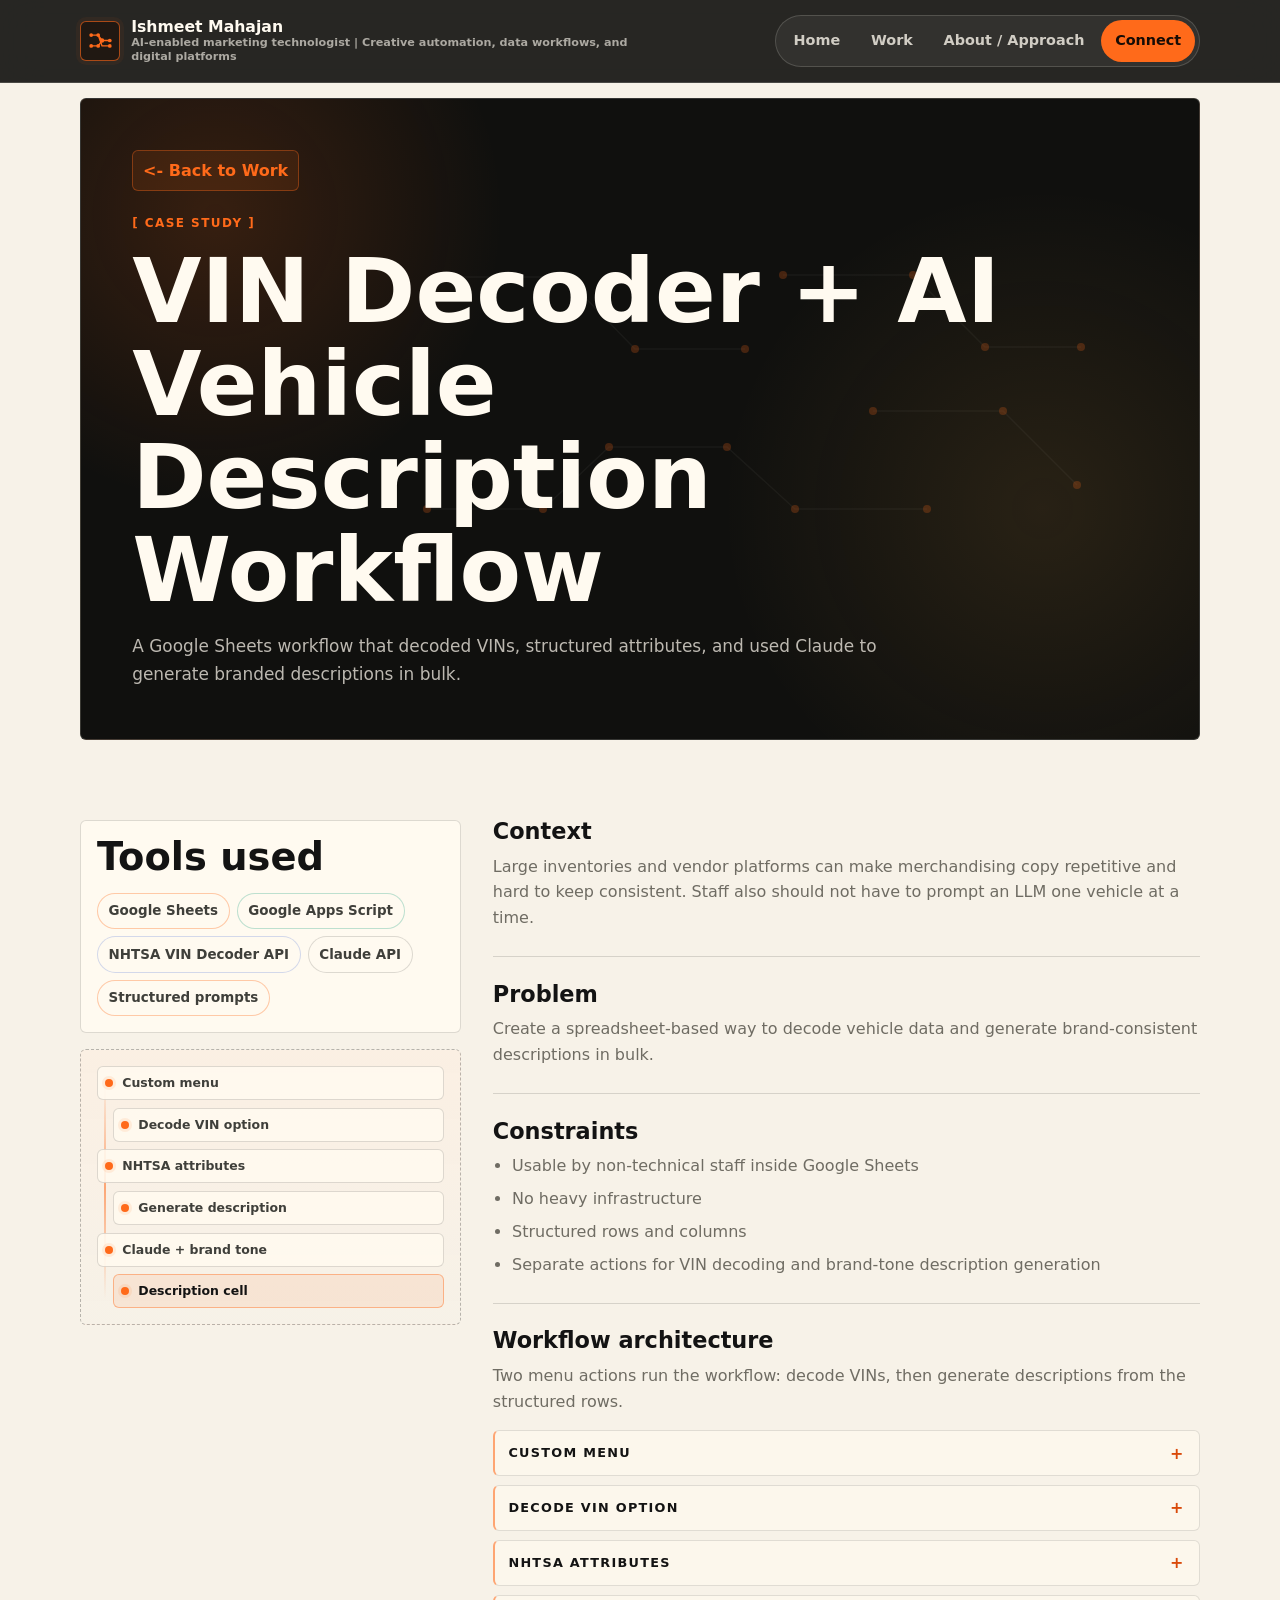
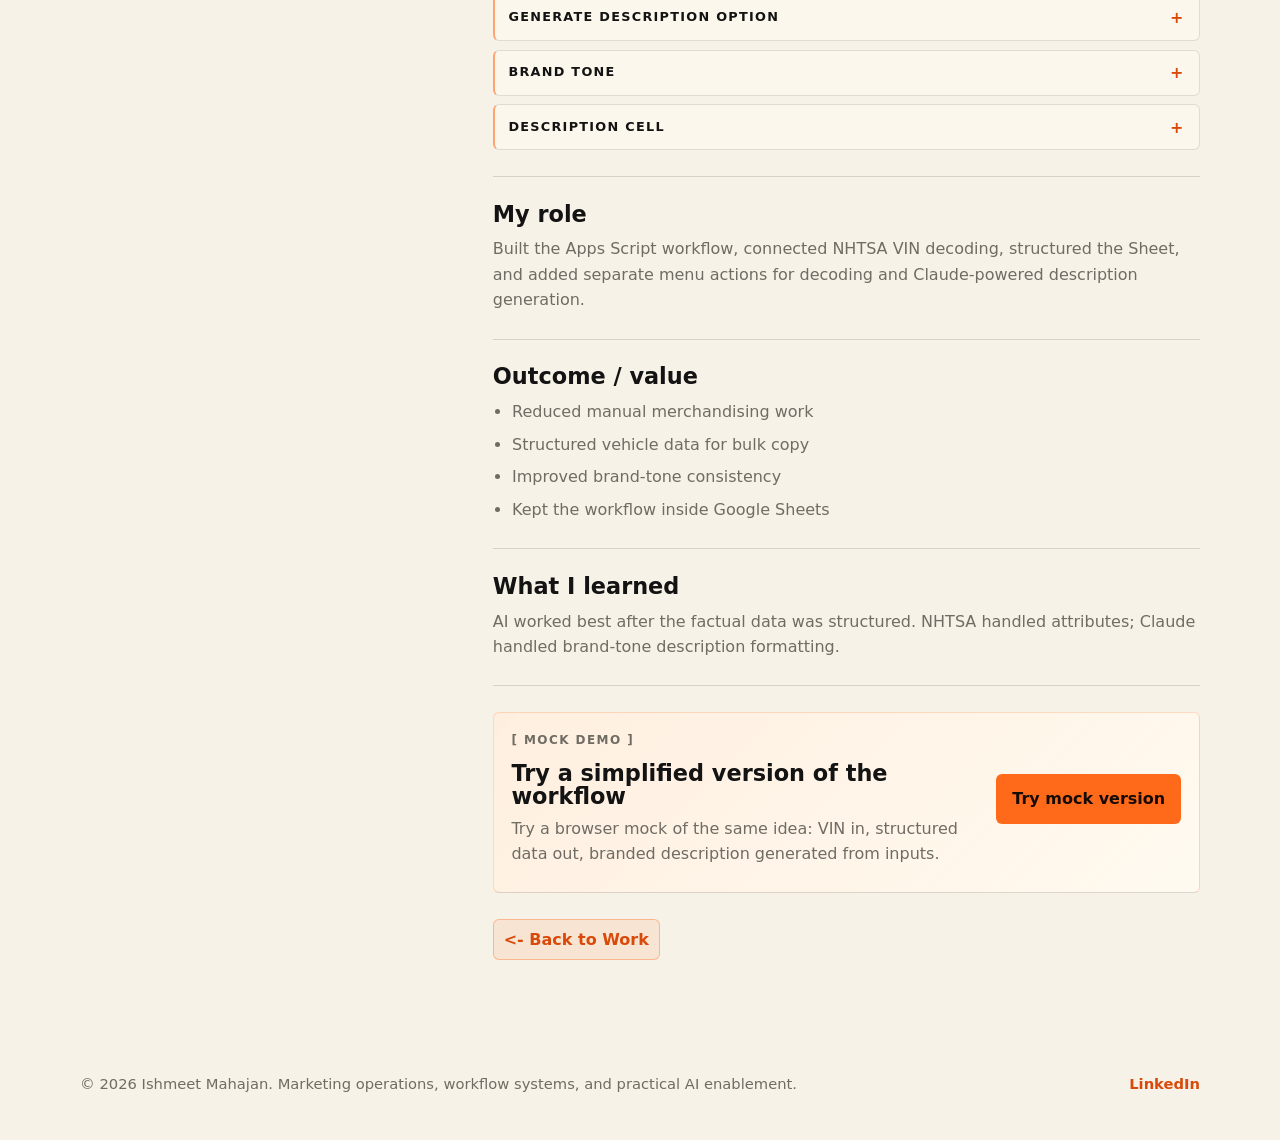
<file: case-vin-ai-description.html>
<!DOCTYPE html>
<html lang="en">
<head>
  <meta charset="UTF-8">
  <meta name="viewport" content="width=device-width, initial-scale=1.0">
  <meta name="description" content="VIN Decoder + AI Vehicle Description Workflow case study by Ishmeet Mahajan.">
  <title>VIN Decoder + AI Vehicle Description Workflow | Ishmeet Mahajan</title>
  <link rel="stylesheet" href="styles.css?v=20260530-6">
</head>
<body>
  <header class="site-header">
    <a class="brand" href="index.html" aria-label="Ishmeet Mahajan home">
      <span class="brand-mark" aria-hidden="true"></span>
      <span class="brand-copy">
        <span class="brand-name">Ishmeet Mahajan</span>
        <span class="brand-title">AI-enabled marketing technologist | Creative automation, data workflows, and digital platforms</span>
      </span>
    </a>
    <button class="nav-toggle" type="button" aria-label="Toggle navigation" aria-expanded="false">
      <span></span>
      <span></span>
      <span></span>
    </button>
    <nav class="site-nav" aria-label="Primary navigation">
      <a href="index.html">Home</a>
      <a href="work.html">Work</a>
      <a href="index.html#approach">About / Approach</a>
      <a class="nav-cta" href="https://www.linkedin.com/in/ishmeetmahajan">Connect</a>
    </nav>
  </header>

  <main>
    <section class="case-hero canvas-section">
      <a class="back-link" href="work.html">Back to Work</a>
      <p class="eyebrow">Case study</p>
      <h1>VIN Decoder + AI Vehicle Description Workflow</h1>
      <p>A Google Sheets workflow that decoded VINs, structured attributes, and used Claude to generate branded descriptions in bulk.</p>
    </section>

    <section class="section case-layout">
      <aside class="case-sidebar">
        <div class="sidebar-block">
          <h2>Tools used</h2>
          <div class="badge-cloud compact">
            <span class="badge">Google Sheets</span>
            <span class="badge">Google Apps Script</span>
            <span class="badge">NHTSA VIN Decoder API</span>
            <span class="badge">Claude API</span>
            <span class="badge">Structured prompts</span>
          </div>
        </div>
        <div class="workflow-diagram" aria-label="VIN description workflow diagram">
          <div class="diagram-node">Custom menu</div>
          <div class="diagram-node">Decode VIN option</div>
          <div class="diagram-node">NHTSA attributes</div>
          <div class="diagram-node">Generate description</div>
          <div class="diagram-node">Claude + brand tone</div>
          <div class="diagram-node output-node">Description cell</div>
        </div>
      </aside>

      <article class="case-content">
        <section>
          <h2>Context</h2>
          <p>Large inventories and vendor platforms can make merchandising copy repetitive and hard to keep consistent. Staff also should not have to prompt an LLM one vehicle at a time.</p>
        </section>
        <section>
          <h2>Problem</h2>
          <p>Create a spreadsheet-based way to decode vehicle data and generate brand-consistent descriptions in bulk.</p>
        </section>
        <section>
          <h2>Constraints</h2>
          <ul>
            <li>Usable by non-technical staff inside Google Sheets</li>
            <li>No heavy infrastructure</li>
            <li>Structured rows and columns</li>
            <li>Separate actions for VIN decoding and brand-tone description generation</li>
          </ul>
        </section>
        <section>
          <h2>Workflow architecture</h2>
          <p>Two menu actions run the workflow: decode VINs, then generate descriptions from the structured rows.</p>
          <div class="architecture-accordion" aria-label="Workflow architecture step details">
            <details>
              <summary>Custom menu</summary>
              <p>Adds spreadsheet actions staff can run without leaving Google Sheets.</p>
            </details>
            <details>
              <summary>Decode VIN option</summary>
              <p>Sends VIN rows to the NHTSA API and returns factual vehicle attributes.</p>
            </details>
            <details>
              <summary>NHTSA attributes</summary>
              <p>Loads decoded vehicle details back into structured columns, giving the AI step clean inputs.</p>
            </details>
            <details>
              <summary>Generate description option</summary>
              <p>Runs a second menu action that prepares the description request after vehicle data has been structured.</p>
            </details>
            <details>
              <summary>Brand tone</summary>
              <p>Provides Claude with tone, formatting, and description requirements so the copy fits the intended brand style.</p>
            </details>
            <details>
              <summary>Description cell</summary>
              <p>Writes the generated vehicle description back into the sheet, keeping each unit organized by row.</p>
            </details>
          </div>
        </section>
        <section>
          <h2>My role</h2>
          <p>Built the Apps Script workflow, connected NHTSA VIN decoding, structured the Sheet, and added separate menu actions for decoding and Claude-powered description generation.</p>
        </section>
        <section>
          <h2>Outcome / value</h2>
          <ul>
            <li>Reduced manual merchandising work</li>
            <li>Structured vehicle data for bulk copy</li>
            <li>Improved brand-tone consistency</li>
            <li>Kept the workflow inside Google Sheets</li>
          </ul>
        </section>
        <section>
          <h2>What I learned</h2>
          <p>AI worked best after the factual data was structured. NHTSA handled attributes; Claude handled brand-tone description formatting.</p>
        </section>
        <section class="demo-callout">
          <div>
            <p class="eyebrow">Mock demo</p>
            <h2>Try a simplified version of the workflow</h2>
            <p>Try a browser mock of the same idea: VIN in, structured data out, branded description generated from inputs.</p>
          </div>
          <a class="button primary" href="demo-vin-description.html">Try mock version</a>
        </section>
        <a class="back-link bottom-back" href="work.html">Back to Work</a>
      </article>
    </section>
  </main>

  <footer class="site-footer">
    <p>&copy; <span data-year></span> Ishmeet Mahajan. Marketing operations, workflow systems, and practical AI enablement.</p>
    <a href="https://www.linkedin.com/in/ishmeetmahajan">LinkedIn</a>
  </footer>

  <script src="script.js?v=20260530-6"></script>
</body>
</html>
</file>
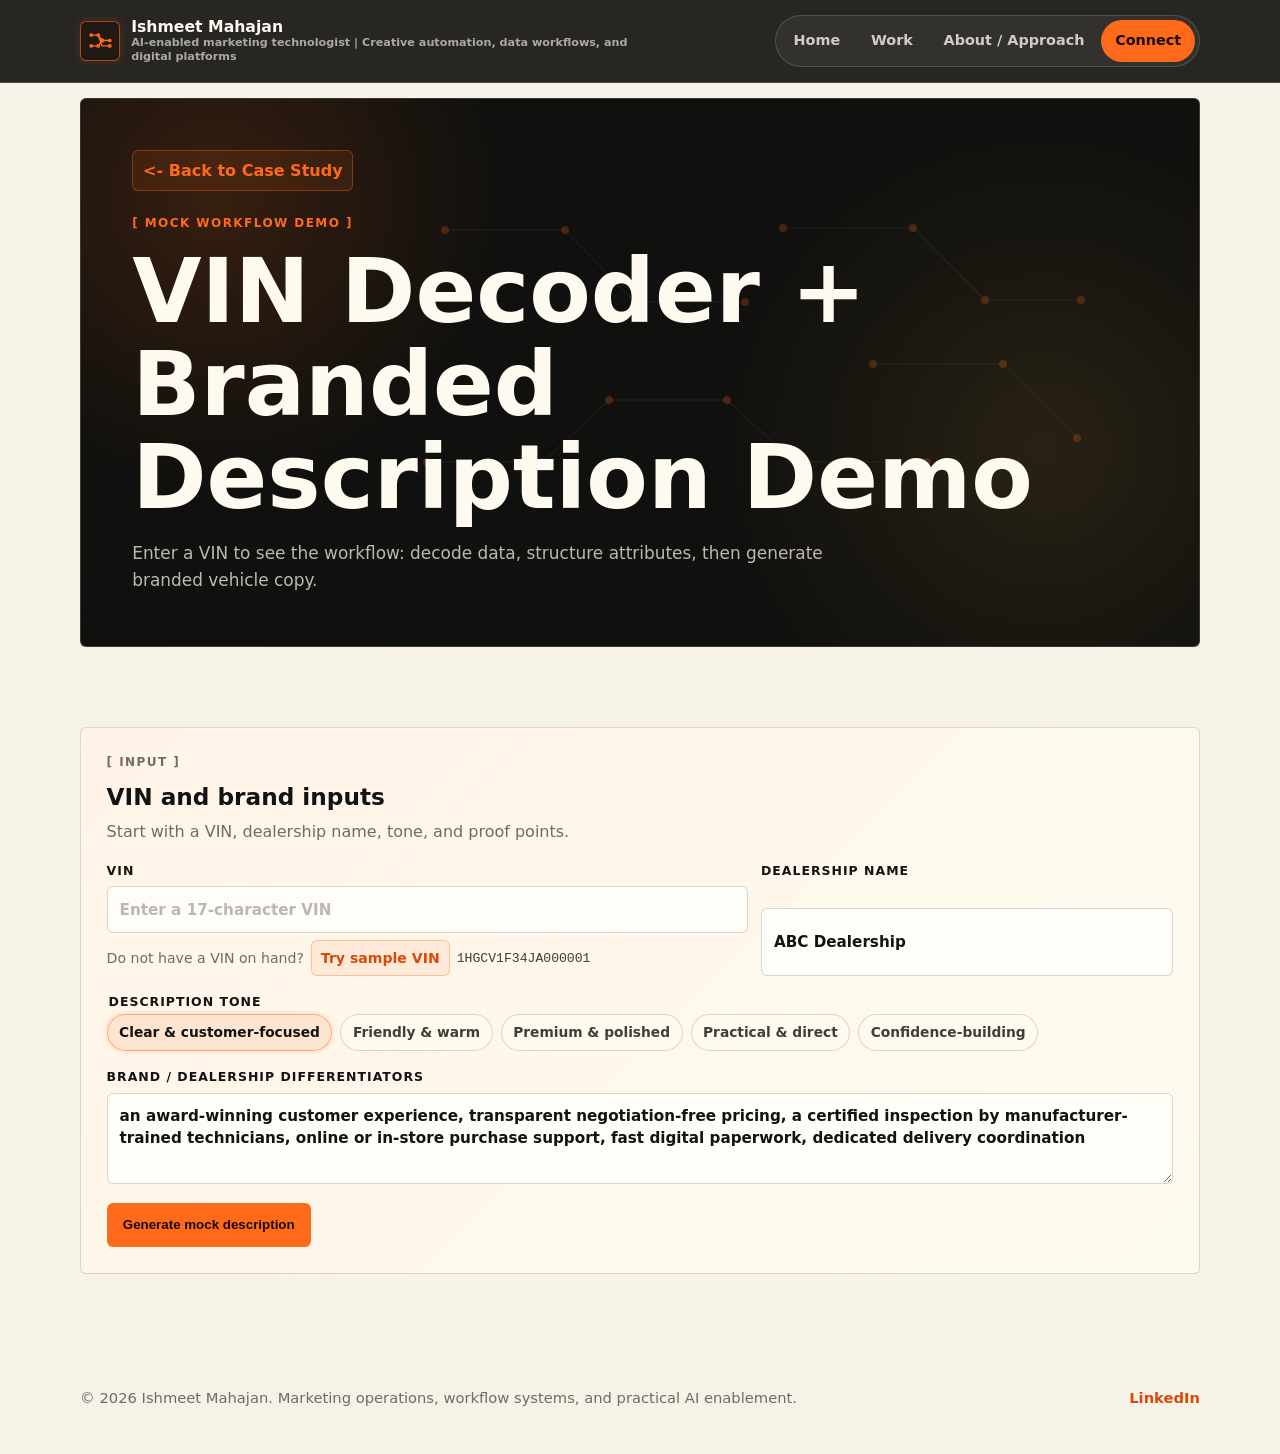
<file: demo-vin-description.html>
<!DOCTYPE html>
<html lang="en">
<head>
  <meta charset="UTF-8">
  <meta name="viewport" content="width=device-width, initial-scale=1.0">
  <meta name="description" content="Mock VIN Decoder and AI vehicle description workflow demo by Ishmeet Mahajan.">
  <title>Mock VIN Description Demo | Ishmeet Mahajan</title>
  <link rel="stylesheet" href="styles.css?v=20260530-6">
</head>
<body>
  <header class="site-header">
    <a class="brand" href="index.html" aria-label="Ishmeet Mahajan home">
      <span class="brand-mark" aria-hidden="true"></span>
      <span class="brand-copy">
        <span class="brand-name">Ishmeet Mahajan</span>
        <span class="brand-title">AI-enabled marketing technologist | Creative automation, data workflows, and digital platforms</span>
      </span>
    </a>
    <button class="nav-toggle" type="button" aria-label="Toggle navigation" aria-expanded="false">
      <span></span>
      <span></span>
      <span></span>
    </button>
    <nav class="site-nav" aria-label="Primary navigation">
      <a href="index.html">Home</a>
      <a href="work.html">Work</a>
      <a href="index.html#approach">About / Approach</a>
      <a class="nav-cta" href="https://www.linkedin.com/in/ishmeetmahajan">Connect</a>
    </nav>
  </header>

  <main>
    <section class="case-hero canvas-section">
      <a class="back-link" href="case-vin-ai-description.html">Back to Case Study</a>
      <p class="eyebrow">Mock workflow demo</p>
      <h1>VIN Decoder + Branded Description Demo</h1>
      <p>Enter a VIN to see the workflow: decode data, structure attributes, then generate branded vehicle copy.</p>
    </section>

    <section class="section">
      <section class="demo-stage" data-demo-stage aria-live="polite">
        <form class="demo-panel demo-form-view" data-vin-demo-form>
          <div class="demo-panel-heading">
            <p class="eyebrow">Input</p>
            <h2>VIN and brand inputs</h2>
            <p>Start with a VIN, dealership name, tone, and proof points.</p>
          </div>

          <div class="compact-form-grid">
            <div class="vin-entry">
              <label>
                VIN
                <input name="vin" type="text" inputmode="latin-prose" maxlength="17" placeholder="Enter a 17-character VIN" autocomplete="off" required>
              </label>
              <div class="sample-vin">
                <span>Do not have a VIN on hand?</span>
                <button type="button" data-demo-sample>Try sample VIN</button>
                <code>1HGCV1F34JA000001</code>
              </div>
            </div>

            <label>
              Dealership name
              <input name="dealer" type="text" value="ABC Dealership">
            </label>

          </div>

          <fieldset class="tone-options">
            <legend>Description tone</legend>
            <div class="tone-chip-grid">
              <label class="tone-chip">
                <input type="checkbox" name="tones" value="clear" checked>
                <span>Clear &amp; customer-focused</span>
              </label>
              <label class="tone-chip">
                <input type="checkbox" name="tones" value="friendly">
                <span>Friendly &amp; warm</span>
              </label>
              <label class="tone-chip">
                <input type="checkbox" name="tones" value="premium">
                <span>Premium &amp; polished</span>
              </label>
              <label class="tone-chip">
                <input type="checkbox" name="tones" value="practical">
                <span>Practical &amp; direct</span>
              </label>
              <label class="tone-chip">
                <input type="checkbox" name="tones" value="confidence">
                <span>Confidence-building</span>
              </label>
            </div>
          </fieldset>

          <label>
            Brand / dealership differentiators
            <textarea name="proof" rows="3">an award-winning customer experience, transparent negotiation-free pricing, a certified inspection by manufacturer-trained technicians, online or in-store purchase support, fast digital paperwork, dedicated delivery coordination</textarea>
          </label>

          <div class="button-row demo-actions">
            <button class="button primary" type="submit">Generate mock description</button>
          </div>
        </form>

        <div class="demo-panel demo-run-view">
          <div class="demo-panel-heading">
            <p class="eyebrow">Workflow run</p>
            <h2>Generating vehicle description</h2>
            <p class="demo-note">Public VIN lookup where available; local mock copy generation for GitHub Pages.</p>
          </div>

          <div class="workflow-carousel">
            <div class="workflow-progress" aria-hidden="true">
              <span class="progress-dot" data-progress-step="decode"></span>
              <span class="progress-dot" data-progress-step="structure"></span>
              <span class="progress-dot" data-progress-step="brand"></span>
              <span class="progress-dot" data-progress-step="description"></span>
            </div>
            <div class="run-steps node-flow" aria-label="Workflow run steps">
              <div class="run-step" data-step="decode">
                <span></span>
                <strong>NHTSA decode</strong>
                <p>Waiting for input.</p>
              </div>
              <div class="run-step" data-step="structure">
                <span></span>
                <strong>API data received</strong>
                <p>Waiting for vehicle data.</p>
              </div>
              <div class="run-step" data-step="brand">
                <span></span>
                <strong>Brand tone</strong>
                <p>Waiting for dealership proof points.</p>
              </div>
              <div class="run-step" data-step="description">
                <span></span>
                <strong>Description output</strong>
                <p>Waiting to create the mock output.</p>
              </div>
            </div>
            <div class="workflow-status" aria-live="polite">
              <span class="status-running">Workflow running</span>
              <span class="status-complete">Workflow complete</span>
              <span class="status-dots" aria-hidden="true">
                <span></span>
                <span></span>
                <span></span>
              </span>
            </div>
          </div>

          <div class="demo-results-grid">
            <div class="vehicle-data-card">
              <h3>Structured vehicle data received</h3>
              <dl data-vehicle-data>
                <div><dt>Year</dt><dd>-</dd></div>
                <div><dt>Make</dt><dd>-</dd></div>
                <div><dt>Model</dt><dd>-</dd></div>
                <div><dt>Trim</dt><dd>-</dd></div>
                <div><dt>Body</dt><dd>-</dd></div>
                <div><dt>Engine</dt><dd>-</dd></div>
                <div><dt>Drive</dt><dd>-</dd></div>
                <div><dt>Fuel</dt><dd>-</dd></div>
                <div><dt>Cab</dt><dd>-</dd></div>
              </dl>
            </div>

            <div class="description-output">
              <h3>Mock branded description</h3>
              <div class="generated-description" data-description-output>
                <p>Generated copy will appear here after the workflow runs.</p>
              </div>
              <p class="demo-disclosure">Demo note: no live LLM API is used here. Production output would depend on VIN data, prompts, brand rules, review, and model choice.</p>
            </div>
          </div>

          <div class="button-row demo-actions">
            <button class="button secondary" type="button" data-demo-reset>Run another VIN</button>
          </div>
        </div>
      </section>
    </section>
  </main>

  <footer class="site-footer">
    <p>&copy; <span data-year></span> Ishmeet Mahajan. Marketing operations, workflow systems, and practical AI enablement.</p>
    <a href="https://www.linkedin.com/in/ishmeetmahajan">LinkedIn</a>
  </footer>

  <script src="script.js?v=20260530-6"></script>
</body>
</html>
</file>
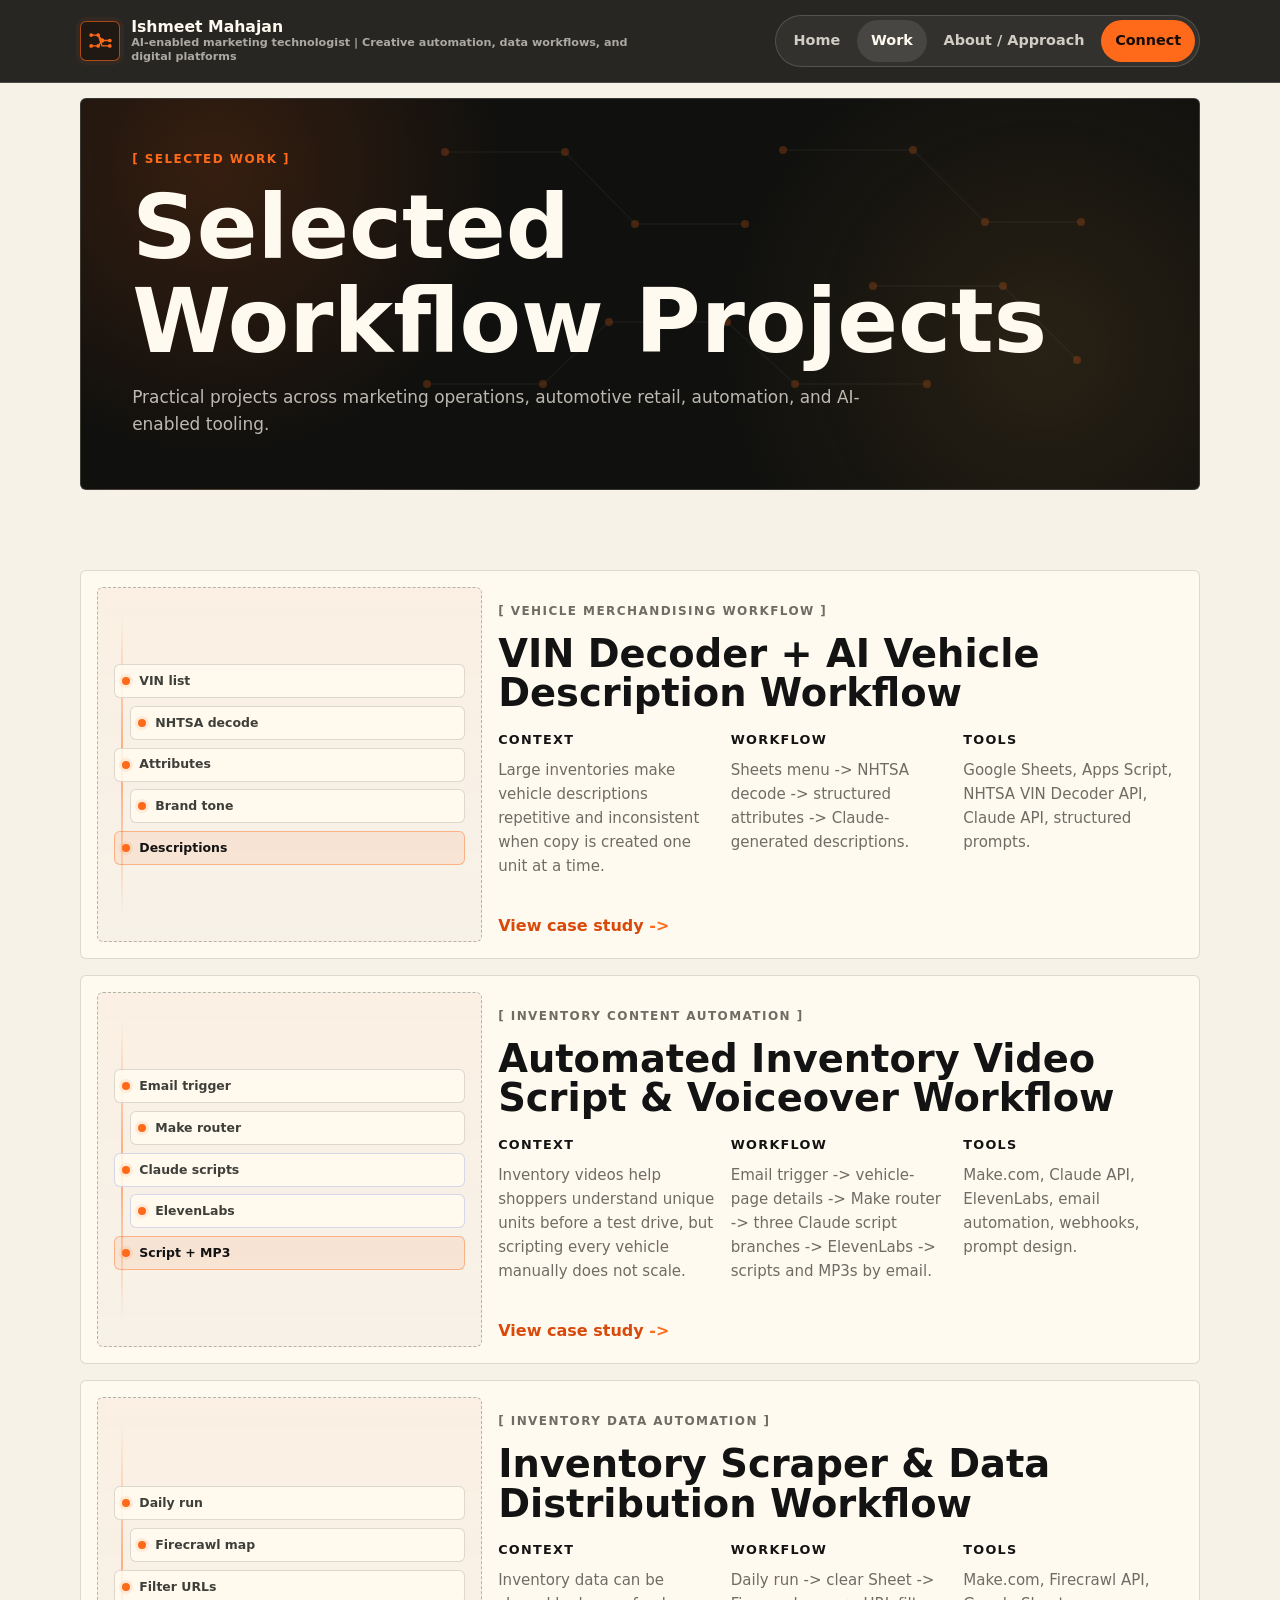
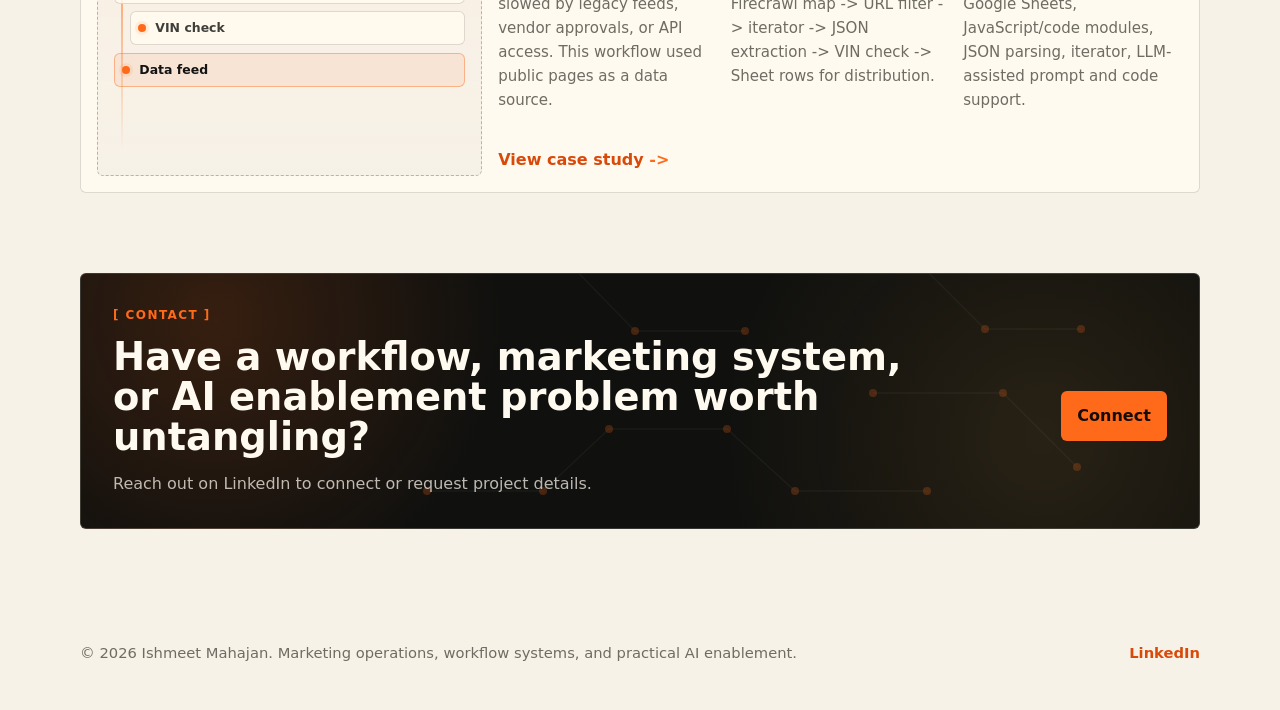
<file: work.html>
<!DOCTYPE html>
<html lang="en">
<head>
  <meta charset="UTF-8">
  <meta name="viewport" content="width=device-width, initial-scale=1.0">
  <meta name="description" content="Selected workflow projects by Ishmeet Mahajan.">
  <title>Selected Workflow Projects | Ishmeet Mahajan</title>
  <link rel="stylesheet" href="styles.css?v=20260530-6">
</head>
<body>
  <header class="site-header">
    <a class="brand" href="index.html" aria-label="Ishmeet Mahajan home">
      <span class="brand-mark" aria-hidden="true"></span>
      <span class="brand-copy">
        <span class="brand-name">Ishmeet Mahajan</span>
        <span class="brand-title">AI-enabled marketing technologist | Creative automation, data workflows, and digital platforms</span>
      </span>
    </a>
    <button class="nav-toggle" type="button" aria-label="Toggle navigation" aria-expanded="false">
      <span></span>
      <span></span>
      <span></span>
    </button>
    <nav class="site-nav" aria-label="Primary navigation">
      <a href="index.html">Home</a>
      <a href="work.html">Work</a>
      <a href="index.html#approach">About / Approach</a>
      <a class="nav-cta" href="https://www.linkedin.com/in/ishmeetmahajan">Connect</a>
    </nav>
  </header>

  <main>
    <section class="page-hero canvas-section">
      <p class="eyebrow">Selected work</p>
      <h1>Selected Workflow Projects</h1>
      <p>Practical projects across marketing operations, automotive retail, automation, and AI-enabled tooling.</p>
    </section>

    <section class="section work-list">
      <article class="work-card">
        <div class="workflow-diagram" aria-label="VIN description workflow diagram">
          <div class="diagram-node">VIN list</div>
          <div class="diagram-node">NHTSA decode</div>
          <div class="diagram-node">Attributes</div>
          <div class="diagram-node">Brand tone</div>
          <div class="diagram-node output-node">Descriptions</div>
        </div>
        <div class="work-card-content">
          <p class="card-kicker">Vehicle merchandising workflow</p>
          <h2>VIN Decoder + AI Vehicle Description Workflow</h2>
          <div class="detail-grid">
            <div>
              <h3>Context</h3>
              <p>Large inventories make vehicle descriptions repetitive and inconsistent when copy is created one unit at a time.</p>
            </div>
            <div>
              <h3>Workflow</h3>
              <p>Sheets menu -> NHTSA decode -> structured attributes -> Claude-generated descriptions.</p>
            </div>
            <div>
              <h3>Tools</h3>
              <p>Google Sheets, Apps Script, NHTSA VIN Decoder API, Claude API, structured prompts.</p>
            </div>
          </div>
          <a class="action-link" href="case-vin-ai-description.html" aria-label="View VIN Decoder and AI Vehicle Description case study">View case study</a>
        </div>
      </article>

      <article class="work-card">
        <div class="workflow-diagram branch-diagram" aria-label="Video script and voiceover workflow diagram">
          <div class="diagram-node">Email trigger</div>
          <div class="diagram-node">Make router</div>
          <div class="diagram-node">Claude scripts</div>
          <div class="diagram-node">ElevenLabs</div>
          <div class="diagram-node output-node">Script + MP3</div>
        </div>
        <div class="work-card-content">
          <p class="card-kicker">Inventory content automation</p>
          <h2>Automated Inventory Video Script &amp; Voiceover Workflow</h2>
          <div class="detail-grid">
            <div>
              <h3>Context</h3>
              <p>Inventory videos help shoppers understand unique units before a test drive, but scripting every vehicle manually does not scale.</p>
            </div>
            <div>
              <h3>Workflow</h3>
              <p>Email trigger -> vehicle-page details -> Make router -> three Claude script branches -> ElevenLabs -> scripts and MP3s by email.</p>
            </div>
            <div>
              <h3>Tools</h3>
              <p>Make.com, Claude API, ElevenLabs, email automation, webhooks, prompt design.</p>
            </div>
          </div>
          <a class="action-link" href="case-video-voiceover.html" aria-label="View Automated Inventory Video Script and Voiceover case study">View case study</a>
        </div>
      </article>

      <article class="work-card">
        <div class="workflow-diagram" aria-label="Inventory scraper and data distribution workflow diagram">
          <div class="diagram-node">Daily run</div>
          <div class="diagram-node">Firecrawl map</div>
          <div class="diagram-node">Filter URLs</div>
          <div class="diagram-node">VIN check</div>
          <div class="diagram-node output-node">Data feed</div>
        </div>
        <div class="work-card-content">
          <p class="card-kicker">Inventory data automation</p>
          <h2>Inventory Scraper &amp; Data Distribution Workflow</h2>
          <div class="detail-grid">
            <div>
              <h3>Context</h3>
              <p>Inventory data can be slowed by legacy feeds, vendor approvals, or API access. This workflow used public pages as a data source.</p>
            </div>
            <div>
              <h3>Workflow</h3>
              <p>Daily run -> clear Sheet -> Firecrawl map -> URL filter -> iterator -> JSON extraction -> VIN check -> Sheet rows for distribution.</p>
            </div>
            <div>
              <h3>Tools</h3>
              <p>Make.com, Firecrawl API, Google Sheets, JavaScript/code modules, JSON parsing, iterator, LLM-assisted prompt and code support.</p>
            </div>
          </div>
          <a class="action-link" href="case-ai-inventory-search.html" aria-label="View Inventory Scraper and Data Distribution case study">View case study</a>
        </div>
      </article>
    </section>

    <section id="contact" class="contact-cta canvas-section">
      <div>
        <p class="eyebrow">Contact</p>
        <h2>Have a workflow, marketing system, or AI enablement problem worth untangling?</h2>
        <p>Reach out on LinkedIn to connect or request project details.</p>
      </div>
      <div class="button-row">
        <a class="button primary" href="https://www.linkedin.com/in/ishmeetmahajan">Connect</a>
      </div>
    </section>
  </main>

  <footer class="site-footer">
    <p>&copy; <span data-year></span> Ishmeet Mahajan. Marketing operations, workflow systems, and practical AI enablement.</p>
    <a href="https://www.linkedin.com/in/ishmeetmahajan">LinkedIn</a>
  </footer>

  <script src="script.js?v=20260530-6"></script>
</body>
</html>
</file>
<file: styles.css>
:root {
  color-scheme: light dark;
  --ink: #131313;
  --ink-soft: #3f3f3a;
  --muted: #6f6c63;
  --paper: #f7f2e8;
  --paper-2: #fffaf0;
  --night: #10100e;
  --night-2: #191713;
  --line: rgba(19, 19, 19, 0.14);
  --line-dark: rgba(255, 250, 240, 0.16);
  --orange: #ff6a1a;
  --orange-dark: #d94a0a;
  --amber: #ffb84d;
  --green: #159c79;
  --blue: #486dd6;
  --radius: 6px;
  --max-width: 1120px;
}

* {
  box-sizing: border-box;
}

html {
  scroll-behavior: smooth;
}

body {
  margin: 0;
  font-family: Inter, ui-sans-serif, system-ui, -apple-system, BlinkMacSystemFont, "Segoe UI", sans-serif;
  background: var(--paper);
  color: var(--ink);
  line-height: 1.6;
}

body.nav-open {
  overflow: hidden;
}

a {
  color: inherit;
  text-decoration: none;
}

p {
  margin: 0;
}

h1,
h2,
h3 {
  margin: 0;
  line-height: 1.04;
  letter-spacing: 0;
}

h1 {
  font-size: clamp(3.2rem, 7vw, 6.8rem);
}

h2 {
  font-size: clamp(1.75rem, 3vw, 3.2rem);
}

h3 {
  font-size: 1.05rem;
}

ul {
  margin: 0;
  padding-left: 1.2rem;
}

li + li {
  margin-top: 0.45rem;
}

.site-header {
  position: sticky;
  top: 0;
  z-index: 20;
  display: flex;
  align-items: center;
  justify-content: space-between;
  width: min(100% - 32px, var(--max-width));
  min-height: 82px;
  margin: 0 auto;
  color: var(--paper-2);
}

.site-header::before {
  content: "";
  position: fixed;
  inset: 0 0 auto;
  z-index: -1;
  height: 82px;
  background: rgba(16, 16, 14, 0.9);
  border-bottom: 1px solid var(--line-dark);
  backdrop-filter: blur(18px);
}

.brand {
  display: inline-flex;
  align-items: center;
  gap: 0.7rem;
  font-weight: 800;
  min-width: 0;
}

.brand-mark {
  flex: 0 0 auto;
  display: block;
  width: 40px;
  height: 40px;
  border: 1px solid rgba(255, 106, 26, 0.62);
  border-radius: var(--radius);
  background:
    url("data:image/svg+xml,%3Csvg width='40' height='40' viewBox='0 0 40 40' xmlns='http://www.w3.org/2000/svg'%3E%3Cg fill='none' stroke='%23ff6a1a' stroke-width='1.7' stroke-linecap='round' stroke-linejoin='round'%3E%3Cpath d='M8 13h9l5 7h10'/%3E%3Cpath d='M17 13l5 14h10'/%3E%3Cpath d='M8 27h9l5-7'/%3E%3C/g%3E%3Cg fill='%23ff6a1a'%3E%3Ccircle cx='8' cy='13' r='2.4'/%3E%3Ccircle cx='17' cy='13' r='2.4'/%3E%3Ccircle cx='22' cy='20' r='2.8'/%3E%3Ccircle cx='32' cy='20' r='2.4'/%3E%3Ccircle cx='8' cy='27' r='2.4'/%3E%3Ccircle cx='17' cy='27' r='2.4'/%3E%3Ccircle cx='32' cy='27' r='2.4'/%3E%3C/g%3E%3C/svg%3E") center / 31px 31px no-repeat,
    #201812;
  box-shadow: 0 0 0 4px rgba(255, 106, 26, 0.05);
}

.brand-copy {
  display: grid;
  gap: 0.08rem;
  min-width: 0;
}

.brand-name {
  color: var(--paper-2);
  font-size: 0.98rem;
  line-height: 1.1;
}

.brand-title {
  max-width: 500px;
  color: rgba(255, 250, 240, 0.62);
  font-size: 0.7rem;
  font-weight: 700;
  line-height: 1.25;
}

.site-nav {
  display: flex;
  align-items: center;
  gap: 0.2rem;
  padding: 0.25rem;
  border: 1px solid var(--line-dark);
  border-radius: 999px;
  background: rgba(255, 250, 240, 0.05);
}

.site-nav a {
  padding: 0.58rem 0.86rem;
  border-radius: 999px;
  color: rgba(255, 250, 240, 0.78);
  font-size: 0.9rem;
  font-weight: 650;
  white-space: nowrap;
  transition: background 160ms ease, color 160ms ease;
}

.site-nav a:hover,
.site-nav a[aria-current="page"] {
  background: rgba(255, 250, 240, 0.1);
  color: var(--paper-2);
}

.site-nav .nav-cta {
  background: var(--orange);
  color: #160c06;
}

.nav-toggle {
  display: none;
  width: 42px;
  height: 42px;
  border: 1px solid var(--line-dark);
  border-radius: var(--radius);
  background: rgba(255, 250, 240, 0.05);
  color: var(--paper-2);
}

.nav-toggle span {
  display: block;
  width: 18px;
  height: 2px;
  margin: 3px auto;
  background: currentColor;
}

.canvas-section {
  position: relative;
  overflow: hidden;
  border: 1px solid var(--line-dark);
  border-radius: var(--radius);
  background:
    radial-gradient(circle at 12% 18%, rgba(255, 106, 26, 0.16), transparent 18rem),
    radial-gradient(circle at 86% 64%, rgba(255, 184, 77, 0.1), transparent 20rem),
    var(--night);
}

.canvas-section::before {
  content: "";
  position: absolute;
  inset: 0;
  pointer-events: none;
  background-image: url("data:image/svg+xml,%3Csvg width='760' height='460' viewBox='0 0 760 460' xmlns='http://www.w3.org/2000/svg'%3E%3Cg fill='none' stroke='%23fffaf0' stroke-opacity='.085' stroke-width='1.4'%3E%3Cpath d='M92 88H212L282 160H392'/%3E%3Cpath d='M430 86H560L632 158H728'/%3E%3Cpath d='M74 320H190L256 258H374L442 320H574'/%3E%3Cpath d='M520 222H650L724 296'/%3E%3C/g%3E%3Cg fill='%23ff6a1a' fill-opacity='.45'%3E%3Ccircle cx='92' cy='88' r='4'/%3E%3Ccircle cx='212' cy='88' r='4'/%3E%3Ccircle cx='282' cy='160' r='4'/%3E%3Ccircle cx='392' cy='160' r='4'/%3E%3Ccircle cx='430' cy='86' r='4'/%3E%3Ccircle cx='560' cy='86' r='4'/%3E%3Ccircle cx='632' cy='158' r='4'/%3E%3Ccircle cx='728' cy='158' r='4'/%3E%3Ccircle cx='74' cy='320' r='4'/%3E%3Ccircle cx='190' cy='320' r='4'/%3E%3Ccircle cx='256' cy='258' r='4'/%3E%3Ccircle cx='374' cy='258' r='4'/%3E%3Ccircle cx='442' cy='320' r='4'/%3E%3Ccircle cx='574' cy='320' r='4'/%3E%3Ccircle cx='520' cy='222' r='4'/%3E%3Ccircle cx='650' cy='222' r='4'/%3E%3Ccircle cx='724' cy='296' r='4'/%3E%3C/g%3E%3C/svg%3E");
  background-position: 76% center;
  background-repeat: no-repeat;
  background-size: min(760px, 90%) auto;
  opacity: 0.5;
}

.canvas-section > * {
  position: relative;
  z-index: 1;
}

.hero {
  display: grid;
  grid-template-columns: minmax(0, 1.02fr) minmax(340px, 0.98fr);
  gap: 3rem;
  align-items: center;
  width: min(100% - 32px, var(--max-width));
  min-height: calc(100vh - 108px);
  margin: 1rem auto 3rem;
  padding: clamp(2rem, 4vw, 4rem);
  color: var(--paper-2);
}

.hero-copy {
  max-width: 700px;
}

.eyebrow,
.card-kicker,
.node-type {
  margin-bottom: 0.75rem;
  color: var(--orange);
  font-size: 0.75rem;
  font-weight: 850;
  letter-spacing: 0.12em;
  text-transform: uppercase;
}

.eyebrow::before,
.card-kicker::before,
.node-type::before {
  content: "[ ";
}

.eyebrow::after,
.card-kicker::after,
.node-type::after {
  content: " ]";
}

.hero h2 {
  margin-top: 0.8rem;
  color: rgba(255, 250, 240, 0.78);
  font-size: clamp(1.45rem, 2.8vw, 2.65rem);
  font-weight: 620;
}

.hero-lede {
  max-width: 66ch;
  margin-top: 1.5rem;
  color: var(--paper-2);
  font-size: clamp(1.02rem, 1.6vw, 1.2rem);
}

.hero-support {
  max-width: 64ch;
  margin-top: 1rem;
  color: rgba(255, 250, 240, 0.72);
}

.button-row {
  display: flex;
  flex-wrap: wrap;
  gap: 0.75rem;
  margin-top: 1.8rem;
}

.button {
  position: relative;
  z-index: 2;
  display: inline-flex;
  align-items: center;
  justify-content: center;
  min-height: 44px;
  padding: 0.7rem 0.95rem;
  border: 1px solid transparent;
  border-radius: var(--radius);
  font-weight: 800;
  transition: transform 160ms ease, border-color 160ms ease, background 160ms ease;
}

.button:hover {
  transform: translateY(-1px);
}

.button.primary {
  background: var(--orange);
  color: #170c05;
}

.button.secondary {
  border-color: rgba(255, 250, 240, 0.22);
  background: rgba(255, 250, 240, 0.05);
  color: var(--paper-2);
}

.hero-visual {
  position: relative;
  display: grid;
  grid-template-columns: minmax(0, 1fr);
  gap: 0;
  align-content: center;
  min-height: 520px;
}

.workflow-card {
  --spot-x: 50%;
  --spot-y: 50%;
  position: relative;
  width: min(100%, 300px);
  padding: 1rem;
  border: 1px solid rgba(255, 250, 240, 0.18);
  border-radius: var(--radius);
  background:
    linear-gradient(180deg, rgba(255, 250, 240, 0.055), rgba(255, 250, 240, 0.025)),
    var(--night-2);
}

.workflow-card.trigger {
  justify-self: start;
}

.workflow-card.action {
  justify-self: end;
}

.workflow-card.output {
  justify-self: start;
  margin-left: 2rem;
}

.node-dot {
  display: block;
  width: 12px;
  height: 12px;
  margin-bottom: 0.75rem;
  border: 2px solid var(--night-2);
  border-radius: 999px;
  background: var(--orange);
}

.workflow-card h3 {
  color: var(--paper-2);
}

.workflow-card p:not(.node-type) {
  margin-top: 0.55rem;
  color: rgba(255, 250, 240, 0.7);
  font-size: 0.94rem;
}

.workflow-line {
  position: relative;
  width: 2px;
  height: 54px;
  margin: 0 auto;
  background: repeating-linear-gradient(180deg, var(--orange) 0 8px, transparent 8px 15px);
  opacity: 0.85;
}

.line-one {
  transform: translateX(-18px) rotate(-18deg);
}

.line-two {
  transform: translateX(22px) rotate(18deg);
}

.section {
  width: min(100% - 32px, var(--max-width));
  margin: 0 auto;
  padding: 5rem 0;
}

.section p {
  color: var(--muted);
}

.section-heading {
  max-width: 780px;
  margin-bottom: 1.8rem;
}

.split-section {
  display: grid;
  grid-template-columns: minmax(0, 0.9fr) minmax(320px, 1.1fr);
  gap: 3rem;
  align-items: center;
}

.split-section p:not(.eyebrow) {
  max-width: 64ch;
  margin-top: 1rem;
}

.mini-canvas {
  display: grid;
  grid-template-columns: minmax(104px, 1fr) 20px minmax(104px, 1fr) 20px minmax(104px, 1fr) 20px minmax(104px, 1fr) 20px minmax(104px, 1fr);
  align-items: center;
  gap: 0.45rem;
  min-height: 230px;
  padding: 1rem;
  border: 1px solid var(--line);
  border-radius: var(--radius);
  background: var(--paper-2);
}

.mini-node {
  min-height: 86px;
  display: grid;
  place-items: center;
  padding: 0.65rem 0.5rem;
  border: 1px solid var(--line);
  border-radius: var(--radius);
  background: var(--paper);
  color: var(--ink);
  font-size: clamp(0.72rem, 1.1vw, 0.86rem);
  font-weight: 800;
  hyphens: none;
  line-height: 1.15;
  overflow-wrap: normal;
  text-align: center;
  text-wrap: balance;
  word-break: normal;
}

.mini-connector {
  height: 2px;
  background: var(--orange);
  opacity: 0.72;
}

.card-grid {
  display: grid;
  grid-template-columns: repeat(3, minmax(0, 1fr));
  gap: 1rem;
}

.project-card,
.pill-card,
.work-card,
.sidebar-block {
  --spot-x: 50%;
  --spot-y: 50%;
  border: 1px solid var(--line);
  border-radius: var(--radius);
  background: var(--paper-2);
}

.project-card,
.pill-card,
.sidebar-block {
  padding: 1rem;
}

.project-card p:not(.card-kicker),
.pill-card p,
.work-card p {
  margin-top: 0.75rem;
}

.placeholder {
  display: grid;
  min-height: 210px;
  place-items: center;
  padding: 1rem;
  border: 1px dashed rgba(19, 19, 19, 0.28);
  border-radius: var(--radius);
  background: linear-gradient(180deg, rgba(255, 106, 26, 0.045), rgba(19, 19, 19, 0.018)), #fbf6ec;
  color: var(--muted);
  font-size: 0.82rem;
  font-weight: 850;
  letter-spacing: 0.08em;
  text-align: center;
  text-transform: uppercase;
}

.placeholder.small {
  min-height: 154px;
  margin-bottom: 1rem;
}

.workflow-diagram {
  position: relative;
  display: grid;
  align-content: center;
  gap: 0.48rem;
  min-height: 230px;
  padding: 1rem;
  border: 1px dashed rgba(19, 19, 19, 0.28);
  border-radius: var(--radius);
  background:
    linear-gradient(180deg, rgba(255, 106, 26, 0.045), rgba(19, 19, 19, 0.018)),
    #fbf6ec;
  overflow: hidden;
}

.workflow-diagram.compact {
  min-height: 154px;
  margin-bottom: 1rem;
  padding: 0.85rem;
  gap: 0.38rem;
}

.workflow-diagram::before {
  content: "";
  position: absolute;
  z-index: 0;
  top: 1.6rem;
  bottom: 1.6rem;
  left: 1.42rem;
  width: 2px;
  background: linear-gradient(180deg, transparent, rgba(255, 106, 26, 0.55), transparent);
}

.diagram-node {
  position: relative;
  z-index: 1;
  min-height: 34px;
  display: flex;
  align-items: center;
  padding: 0.42rem 0.55rem 0.42rem 1.52rem;
  border: 1px solid rgba(19, 19, 19, 0.14);
  border-radius: var(--radius);
  background: rgba(255, 250, 240, 0.88);
  color: var(--ink-soft);
  font-size: 0.78rem;
  font-weight: 850;
  line-height: 1.15;
}

.diagram-node::before {
  content: "";
  position: absolute;
  left: 0.45rem;
  width: 8px;
  height: 8px;
  border-radius: 999px;
  background: var(--orange);
  box-shadow: 0 0 0 3px rgba(255, 106, 26, 0.1);
}

.diagram-node:nth-child(even) {
  margin-left: 1rem;
}

.workflow-diagram.compact .diagram-node:nth-child(even) {
  margin-left: 0.6rem;
}

.workflow-diagram.branch-diagram .diagram-node:nth-child(3),
.workflow-diagram.branch-diagram .diagram-node:nth-child(4) {
  border-color: rgba(72, 109, 214, 0.24);
}

.diagram-node.output-node {
  border-color: rgba(255, 106, 26, 0.42);
  background: rgba(255, 106, 26, 0.09);
  color: var(--ink);
}

.text-link,
.action-link {
  display: inline-flex;
  align-items: center;
  gap: 0.35rem;
  margin-top: 1rem;
  color: var(--orange-dark);
  font-weight: 850;
}

.text-link::after,
.action-link::after {
  content: "->";
  color: var(--orange);
  transition: transform 160ms ease;
}

.text-link:hover,
.action-link:hover {
  color: var(--ink);
}

.text-link:hover::after,
.action-link:hover::after {
  transform: translateX(3px);
}

.section-action {
  margin-top: 1.5rem;
}

.section .button.secondary,
.work-card .button.secondary,
.case-content .button.secondary {
  border-color: var(--line);
  background: transparent;
  color: var(--ink);
}

.approach-band {
  width: 100%;
  max-width: none;
  padding-right: max(16px, calc((100% - var(--max-width)) / 2));
  padding-left: max(16px, calc((100% - var(--max-width)) / 2));
  background: #efe6d8;
  border-block: 1px solid var(--line);
}

.pill-grid {
  display: grid;
  grid-template-columns: repeat(4, minmax(0, 1fr));
  gap: 1rem;
}

.badge-cloud {
  display: flex;
  flex-wrap: wrap;
  gap: 0.6rem;
}

.badge-cloud.compact {
  gap: 0.45rem;
  margin-top: 1rem;
}

.badge {
  display: inline-flex;
  align-items: center;
  min-height: 32px;
  padding: 0.4rem 0.66rem;
  border: 1px solid var(--line);
  border-radius: 999px;
  background: var(--paper-2);
  color: var(--ink-soft);
  font-size: 0.84rem;
  font-weight: 750;
}

.badge:nth-child(4n + 1) {
  border-color: rgba(255, 106, 26, 0.34);
}

.badge:nth-child(4n + 2) {
  border-color: rgba(21, 156, 121, 0.28);
}

.badge:nth-child(4n + 3) {
  border-color: rgba(72, 109, 214, 0.24);
}

.current-direction {
  padding-top: 3.5rem;
}

.current-direction p {
  max-width: 82ch;
  font-size: 1.05rem;
}

.contact-cta {
  display: grid;
  grid-template-columns: 1fr auto;
  gap: 2rem;
  align-items: center;
  width: min(100% - 32px, var(--max-width));
  margin: 0 auto 5rem;
  padding: 2rem;
  color: var(--paper-2);
}

.contact-cta h2 {
  max-width: 820px;
  font-size: clamp(1.7rem, 3vw, 2.8rem);
}

.contact-cta p:not(.eyebrow) {
  max-width: 62ch;
  margin-top: 0.85rem;
  color: rgba(255, 250, 240, 0.72);
}

.page-hero,
.case-hero {
  width: min(100% - 32px, var(--max-width));
  margin: 1rem auto 0;
  padding: clamp(2rem, 4vw, 4rem);
  color: var(--paper-2);
}

.page-hero h1,
.case-hero h1 {
  max-width: 920px;
}

.page-hero p:not(.eyebrow),
.case-hero p:not(.eyebrow) {
  max-width: 760px;
  margin-top: 1rem;
  color: rgba(255, 250, 240, 0.72);
  font-size: 1.06rem;
}

.back-link {
  display: inline-flex;
  align-items: center;
  gap: 0.35rem;
  margin-bottom: 1.4rem;
  padding: 0.42rem 0.62rem;
  border: 1px solid rgba(255, 106, 26, 0.36);
  border-radius: var(--radius);
  background: rgba(255, 106, 26, 0.1);
  color: var(--orange);
  font-weight: 850;
}

.back-link::before {
  content: "<-";
}

.back-link:hover {
  border-color: rgba(255, 106, 26, 0.72);
  background: rgba(255, 106, 26, 0.16);
  color: var(--paper-2);
}

.bottom-back {
  justify-self: start;
  margin: 0;
  color: var(--orange-dark);
}

.bottom-back:hover {
  color: var(--ink);
}

.work-list {
  display: grid;
  gap: 1rem;
}

.work-card {
  display: grid;
  grid-template-columns: minmax(240px, 0.72fr) minmax(0, 1.28fr);
  gap: 1rem;
  padding: 1rem;
}

.work-card-content {
  padding: 0.2rem 0.2rem 0.2rem 0;
}

.detail-grid {
  display: grid;
  grid-template-columns: repeat(3, minmax(0, 1fr));
  gap: 1rem;
  margin: 1.2rem 0;
}

.detail-grid h3 {
  color: var(--ink);
  font-size: 0.8rem;
  letter-spacing: 0.1em;
  text-transform: uppercase;
}

.detail-grid p {
  font-size: 0.94rem;
}

.case-layout {
  display: grid;
  grid-template-columns: minmax(270px, 0.35fr) minmax(0, 0.65fr);
  gap: 2rem;
  align-items: start;
}

.case-sidebar {
  position: sticky;
  top: 96px;
  display: grid;
  gap: 1rem;
}

.case-content {
  display: grid;
  gap: 1.6rem;
}

.case-content section {
  padding-bottom: 1.6rem;
  border-bottom: 1px solid var(--line);
}

.case-content h2 {
  margin-bottom: 0.65rem;
  font-size: 1.4rem;
}

.case-content p,
.case-content li {
  color: var(--muted);
}

.demo-callout {
  display: grid;
  grid-template-columns: minmax(0, 1fr) auto;
  gap: 1.25rem;
  align-items: center;
  padding: 1.1rem;
  border: 1px solid rgba(255, 106, 26, 0.22);
  border-radius: var(--radius);
  background:
    linear-gradient(135deg, rgba(255, 106, 26, 0.08), rgba(255, 250, 240, 0.78)),
    var(--paper-2);
}

.demo-callout h2 {
  margin-bottom: 0.45rem;
}

.demo-stage {
  border: 1px solid var(--line);
  border-radius: var(--radius);
  background:
    linear-gradient(135deg, rgba(255, 106, 26, 0.045), rgba(255, 250, 240, 0.9)),
    var(--paper-2);
  overflow: hidden;
}

.demo-panel {
  display: grid;
  gap: 1rem;
  padding: clamp(1rem, 2.6vw, 1.6rem);
}

.demo-run-view {
  display: none;
}

.demo-stage.is-transitioning .demo-form-view {
  animation: demoFadeOut 120ms ease forwards;
}

.demo-stage.is-processing .demo-form-view,
.demo-stage.is-complete .demo-form-view {
  display: none;
}

.demo-stage.is-processing .demo-run-view,
.demo-stage.is-complete .demo-run-view {
  display: grid;
  animation: demoFadeIn 180ms ease both;
}

@keyframes demoFadeOut {
  from {
    opacity: 1;
    transform: translateY(0);
  }

  to {
    opacity: 0;
    transform: translateY(8px);
  }
}

@keyframes demoFadeIn {
  from {
    opacity: 0;
    transform: translateY(8px);
  }

  to {
    opacity: 1;
    transform: translateY(0);
  }
}

.demo-panel-heading h2 {
  margin-bottom: 0.65rem;
  font-size: 1.45rem;
}

.demo-panel-heading p:not(.eyebrow),
.demo-note {
  color: var(--muted);
}

.compact-form-grid {
  display: grid;
  grid-template-columns: minmax(240px, 1.4fr) minmax(180px, 0.9fr);
  gap: 0.8rem;
}

.vin-entry {
  display: grid;
  gap: 0.45rem;
  align-content: start;
}

.demo-panel label {
  display: grid;
  gap: 0.35rem;
  color: var(--ink);
  font-size: 0.78rem;
  font-weight: 850;
  letter-spacing: 0.08em;
  text-transform: uppercase;
}

.demo-panel input,
.demo-panel textarea,
.demo-panel select {
  width: 100%;
  border: 1px solid rgba(19, 19, 19, 0.16);
  border-radius: var(--radius);
  background: #fffdf7;
  color: var(--ink);
  font: inherit;
  font-size: 0.95rem;
  font-weight: 600;
  letter-spacing: 0;
  line-height: 1.45;
  outline: none;
  padding: 0.72rem 0.75rem;
  text-transform: none;
  transition: border-color 160ms ease, box-shadow 160ms ease, background 160ms ease;
}

.demo-panel input::placeholder,
.demo-panel textarea::placeholder {
  color: rgba(111, 108, 99, 0.48);
}

.demo-panel textarea {
  resize: vertical;
}

.demo-panel input:focus,
.demo-panel textarea:focus,
.demo-panel select:focus {
  border-color: rgba(255, 106, 26, 0.62);
  background: #fffaf0;
  box-shadow: 0 0 0 4px rgba(255, 106, 26, 0.12);
}

.sample-vin {
  display: flex;
  flex-wrap: wrap;
  gap: 0.45rem;
  align-items: center;
  color: var(--muted);
  font-size: 0.88rem;
}

.sample-vin button {
  display: inline-flex;
  min-height: 32px;
  align-items: center;
  border: 1px solid rgba(255, 106, 26, 0.32);
  border-radius: var(--radius);
  background: rgba(255, 106, 26, 0.08);
  color: var(--orange-dark);
  cursor: pointer;
  font: inherit;
  font-weight: 850;
  padding: 0.35rem 0.55rem;
}

.sample-vin button:hover {
  border-color: rgba(255, 106, 26, 0.56);
  background: rgba(255, 106, 26, 0.14);
}

.sample-vin code {
  color: var(--ink-soft);
  font-size: 0.82rem;
}

.tone-options {
  display: grid;
  gap: 0.55rem;
  margin: 0;
  padding: 0;
  border: 0;
}

.tone-options legend {
  margin-bottom: 0.1rem;
  color: var(--ink);
  font-size: 0.78rem;
  font-weight: 850;
  letter-spacing: 0.08em;
  text-transform: uppercase;
}

.tone-chip-grid {
  display: flex;
  flex-wrap: wrap;
  gap: 0.5rem;
}

.demo-panel .tone-chip {
  display: inline-flex;
  gap: 0;
  color: inherit;
  cursor: pointer;
  font-size: inherit;
  font-weight: inherit;
  letter-spacing: 0;
  text-transform: none;
}

.tone-chip input {
  position: absolute;
  width: auto;
  padding: 0;
  border: 0;
  opacity: 0;
  pointer-events: none;
}

.tone-chip span {
  display: inline-flex;
  min-height: 36px;
  align-items: center;
  border: 1px solid rgba(19, 19, 19, 0.16);
  border-radius: 999px;
  background: rgba(255, 250, 240, 0.76);
  color: var(--ink-soft);
  font-size: 0.86rem;
  font-weight: 800;
  padding: 0.42rem 0.72rem;
  transition: border-color 160ms ease, background 160ms ease, box-shadow 160ms ease, color 160ms ease, transform 160ms ease;
}

.tone-chip input:checked + span {
  border-color: rgba(255, 106, 26, 0.5);
  background: rgba(255, 106, 26, 0.12);
  color: var(--ink);
  box-shadow: 0 0 0 3px rgba(255, 106, 26, 0.08);
}

.tone-chip:hover span,
.tone-chip input:focus-visible + span {
  border-color: rgba(255, 106, 26, 0.42);
  transform: translateY(-1px);
}

.form-grid {
  display: grid;
  grid-template-columns: repeat(2, minmax(0, 1fr));
  gap: 0.8rem;
}

.demo-actions {
  margin-top: 0.2rem;
}

.demo-actions .button {
  cursor: pointer;
}

.workflow-carousel {
  display: grid;
  gap: 0.95rem;
}

.workflow-status {
  display: flex;
  max-width: 520px;
  align-items: center;
  gap: 0.45rem;
  justify-self: center;
  margin-top: -0.15rem;
  padding: 0.5rem 0.72rem;
  border: 1px solid rgba(19, 19, 19, 0.12);
  border-radius: 999px;
  background: rgba(255, 250, 240, 0.75);
  color: var(--ink);
  font-size: 0.86rem;
  font-weight: 850;
  transition: border-color 220ms ease, background 220ms ease, color 220ms ease;
}

.demo-stage.is-workflow-done .workflow-status {
  border-color: rgba(21, 156, 121, 0.24);
  background: rgba(21, 156, 121, 0.07);
}

.status-complete {
  display: none;
}

.demo-stage.is-workflow-done .status-running,
.demo-stage.is-workflow-done .status-dots {
  display: none;
}

.demo-stage.is-workflow-done .status-complete {
  display: inline;
  color: var(--green);
}

.status-dots {
  display: inline-flex;
  gap: 0.25rem;
  align-items: center;
}

.status-dots span {
  display: inline-flex;
  width: 5px;
  height: 5px;
  border-radius: 999px;
  background: var(--orange);
  opacity: 0.28;
  animation: statusDotPulse 1.05s ease-in-out infinite;
}

.status-dots span:nth-child(2) {
  animation-delay: 140ms;
}

.status-dots span:nth-child(3) {
  animation-delay: 280ms;
}

@keyframes statusDotPulse {
  0%,
  70%,
  100% {
    opacity: 0.28;
    transform: translateY(0);
  }

  30% {
    opacity: 1;
    transform: translateY(-1px);
  }
}

.workflow-progress {
  position: relative;
  display: grid;
  grid-template-columns: repeat(4, minmax(0, 1fr));
  align-items: center;
  width: min(520px, 100%);
  margin: 0.1rem auto 0;
}

.workflow-progress::before,
.workflow-progress::after {
  content: "";
  position: absolute;
  right: calc(12.5% + 5px);
  left: calc(12.5% + 5px);
  height: 2px;
  border-radius: 999px;
  background: rgba(19, 19, 19, 0.14);
}

.workflow-progress::after {
  right: auto;
  width: var(--progress, 0%);
  background: var(--orange);
  box-shadow: 0 0 14px rgba(255, 106, 26, 0.34);
  transition: width 420ms ease;
}

.progress-dot {
  position: relative;
  z-index: 1;
  justify-self: center;
  width: 14px;
  height: 14px;
  border: 2px solid rgba(19, 19, 19, 0.18);
  border-radius: 999px;
  background: var(--paper-2);
  transition: border-color 220ms ease, background 220ms ease, box-shadow 220ms ease, transform 220ms ease;
}

.progress-dot.is-current {
  border-color: rgba(255, 106, 26, 0.56);
  background: var(--orange);
  box-shadow: 0 0 0 6px rgba(255, 106, 26, 0.1);
  transform: scale(1.08);
}

.progress-dot.is-complete {
  border-color: var(--green);
  background: var(--green);
}

.run-steps {
  display: grid;
  gap: 0.55rem;
}

.node-flow {
  position: relative;
  display: block;
  min-height: 188px;
  margin: 0.1rem 0 0.2rem;
  overflow: hidden;
}

.run-step {
  position: absolute;
  top: 0;
  left: 50%;
  display: grid;
  z-index: 1;
  grid-template-columns: minmax(0, 1fr);
  gap: 0.45rem;
  align-items: center;
  width: min(370px, 56%);
  min-height: 158px;
  padding: 1rem;
  border: 1px solid rgba(19, 19, 19, 0.16);
  border-radius: var(--radius);
  background: var(--paper-2);
  isolation: isolate;
  overflow: hidden;
  opacity: 0;
  pointer-events: none;
  transform: translateX(-50%) scale(0.9);
  transition: border-color 160ms ease, background 160ms ease, box-shadow 160ms ease, opacity 420ms ease, filter 420ms ease, transform 420ms ease;
}

.run-step.is-active {
  z-index: 4;
  opacity: 1;
  pointer-events: auto;
  background: var(--paper-2);
  box-shadow: 0 18px 44px rgba(19, 19, 19, 0.11);
  transform: translateX(-50%) scale(1);
}

.run-step.is-prev {
  z-index: 2;
  opacity: 0.52;
  border-color: rgba(19, 19, 19, 0.18);
  background: #fffaf0;
  filter: saturate(0.75);
  transform: translateX(calc(-50% - min(430px, 48vw))) scale(0.84);
}

.run-step.is-next {
  z-index: 2;
  opacity: 0.52;
  border-color: rgba(19, 19, 19, 0.18);
  background: #fffaf0;
  filter: saturate(0.75);
  transform: translateX(calc(-50% + min(430px, 48vw))) scale(0.84);
}

.run-step.is-far {
  opacity: 0;
  transform: translateX(-50%) scale(0.78);
}

.run-step span {
  position: relative;
  z-index: 1;
  width: 12px;
  height: 12px;
  border: 2px solid rgba(19, 19, 19, 0.18);
  border-radius: 999px;
  background: var(--paper-2);
}

.run-step strong {
  position: relative;
  z-index: 1;
  color: var(--ink);
  font-size: 0.86rem;
}

.run-step p {
  position: relative;
  z-index: 1;
  color: var(--muted);
  font-size: 0.88rem;
  transition: opacity 180ms ease, transform 180ms ease;
}

.run-step.is-text-changing p {
  opacity: 0;
  transform: translateY(4px);
}

.run-step.is-running {
  border-color: rgba(255, 106, 26, 0.42);
  background:
    linear-gradient(180deg, rgba(255, 106, 26, 0.08), rgba(255, 250, 240, 0.98)),
    var(--paper-2);
}

.run-step.is-active.is-running {
  animation: activeNodePulse 1.6s ease-in-out infinite;
}

.run-step.is-running span {
  border-color: rgba(255, 106, 26, 0.5);
  background: var(--orange);
  box-shadow: 0 0 0 5px rgba(255, 106, 26, 0.12);
  animation: nodePulse 1.15s ease-in-out infinite;
}

.run-step.is-complete {
  border-color: rgba(21, 156, 121, 0.24);
  background: rgba(21, 156, 121, 0.06);
}

.run-step.is-complete span {
  border-color: var(--green);
  background: var(--green);
}

.run-step.is-complete {
  box-shadow: 0 10px 26px rgba(21, 156, 121, 0.08);
}

@keyframes nodePulse {
  0%,
  100% {
    box-shadow: 0 0 0 4px rgba(255, 106, 26, 0.1);
  }

  50% {
    box-shadow: 0 0 0 7px rgba(255, 106, 26, 0.18);
  }
}

@keyframes activeNodePulse {
  0%,
  100% {
    box-shadow:
      0 18px 44px rgba(19, 19, 19, 0.11),
      0 0 0 0 rgba(255, 106, 26, 0.08);
  }

  50% {
    box-shadow:
      0 18px 44px rgba(19, 19, 19, 0.11),
      0 0 0 7px rgba(255, 106, 26, 0.13);
  }
}

.demo-results-grid {
  display: grid;
  grid-template-columns: minmax(260px, 0.75fr) minmax(0, 1.25fr);
  gap: 1rem;
  align-items: stretch;
}

.vehicle-data-card,
.description-output {
  padding: 1rem;
  border: 1px solid var(--line);
  border-radius: var(--radius);
  background: rgba(255, 250, 240, 0.7);
  transition: border-color 220ms ease, background 220ms ease, box-shadow 220ms ease, transform 220ms ease;
}

.vehicle-data-card.is-highlighted {
  border-color: rgba(255, 106, 26, 0.42);
  background: rgba(255, 106, 26, 0.07);
  box-shadow: 0 14px 34px rgba(255, 106, 26, 0.12);
  transform: translateY(-1px);
}

.vehicle-data-card h3,
.description-output h3 {
  margin-bottom: 0.8rem;
}

.vehicle-data-card dl {
  display: grid;
  grid-template-columns: repeat(2, minmax(0, 1fr));
  gap: 0.6rem;
  margin: 0;
}

.vehicle-data-card div {
  min-width: 0;
  opacity: 0.55;
  transform: translateY(3px);
  transition: opacity 180ms ease, transform 180ms ease;
}

.vehicle-data-card div.is-received {
  opacity: 1;
  transform: translateY(0);
}

.vehicle-data-card dt {
  color: var(--muted);
  font-size: 0.72rem;
  font-weight: 850;
  letter-spacing: 0.08em;
  text-transform: uppercase;
}

.vehicle-data-card dd {
  margin: 0.1rem 0 0;
  color: var(--ink);
  font-weight: 780;
  overflow-wrap: anywhere;
  transition: color 180ms ease;
}

.vehicle-data-card div.is-received dd {
  color: var(--ink);
}

.description-output p,
.generated-description p {
  color: var(--ink-soft);
  font-size: 1rem;
}

.generated-description {
  display: grid;
  gap: 0.85rem;
}

.generated-description h4 {
  margin: 0.15rem 0 -0.3rem;
  color: var(--ink);
  font-size: 0.82rem;
  letter-spacing: 0.08em;
  text-transform: uppercase;
}

.generated-description ul {
  display: grid;
  gap: 0.45rem;
  margin: 0;
  padding-left: 1rem;
}

.generated-description li {
  color: var(--ink-soft);
  font-size: 0.95rem;
}

.description-output .demo-disclosure {
  margin-top: 0.9rem;
  padding-top: 0.75rem;
  border-top: 1px solid var(--line);
  color: var(--muted);
  font-size: 0.82rem;
  line-height: 1.45;
}

.flow-strip {
  display: flex;
  flex-wrap: wrap;
  gap: 0.75rem;
  margin-top: 1rem;
}

.flow-strip span {
  position: relative;
  display: inline-flex;
  align-items: center;
  min-height: 40px;
  padding: 0.5rem 0.7rem;
  border: 1px solid var(--line);
  border-radius: var(--radius);
  background: var(--paper-2);
  color: var(--ink-soft);
  font-weight: 800;
}

.flow-strip span:not(:last-child)::after {
  content: "";
  position: absolute;
  right: -0.78rem;
  width: 0.78rem;
  height: 2px;
  background: var(--orange);
}

.architecture-accordion {
  display: grid;
  gap: 0.55rem;
  margin-top: 1rem;
}

.architecture-accordion details {
  border: 1px solid rgba(19, 19, 19, 0.12);
  border-left: 2px solid rgba(255, 106, 26, 0.58);
  border-radius: var(--radius);
  background: rgba(255, 250, 240, 0.58);
  box-shadow: 0 0 0 rgba(19, 19, 19, 0);
  transition: background 160ms ease, border-color 160ms ease, box-shadow 160ms ease, transform 160ms ease;
}

.architecture-accordion summary {
  position: relative;
  display: flex;
  align-items: center;
  min-height: 44px;
  padding: 0.72rem 2.35rem 0.72rem 0.85rem;
  color: var(--ink);
  cursor: pointer;
  font-size: 0.8rem;
  font-weight: 850;
  letter-spacing: 0.1em;
  list-style: none;
  text-transform: uppercase;
}

.architecture-accordion summary::-webkit-details-marker {
  display: none;
}

.architecture-accordion summary::after {
  content: "+";
  position: absolute;
  right: 0.9rem;
  color: var(--orange-dark);
  font-size: 1rem;
  font-weight: 850;
  transition: color 160ms ease, transform 160ms ease;
}

.architecture-accordion details[open] summary::after {
  content: "-";
  transform: rotate(180deg);
}

.architecture-accordion details[open] {
  border-color: rgba(255, 106, 26, 0.28);
  border-left-color: var(--orange);
  background: rgba(255, 250, 240, 0.82);
  box-shadow: 0 12px 28px rgba(19, 19, 19, 0.06);
}

.architecture-accordion p {
  padding: 0 0.85rem 0.85rem;
  font-size: 0.92rem;
}

@media (hover: hover) {
  .architecture-accordion details:hover {
    border-color: rgba(255, 106, 26, 0.3);
    border-left-color: var(--orange);
    background: rgba(255, 250, 240, 0.78);
    box-shadow: 0 10px 24px rgba(19, 19, 19, 0.055);
    transform: translateY(-1px);
  }

  .architecture-accordion details:hover summary {
    color: var(--orange-dark);
  }

  .architecture-accordion details:hover summary::after {
    color: var(--orange);
    transform: translateX(2px);
  }

  .architecture-accordion details[open]:hover summary::after {
    transform: rotate(180deg) translateX(-2px);
  }
}

.site-footer {
  display: flex;
  justify-content: space-between;
  gap: 1rem;
  width: min(100% - 32px, var(--max-width));
  margin: 0 auto;
  padding: 2rem 0 2.8rem;
  color: var(--muted);
  font-size: 0.92rem;
}

.site-footer a {
  color: var(--orange-dark);
  font-weight: 800;
}

@media (max-width: 1180px) {
  .split-section {
    grid-template-columns: 1fr;
  }
}

@media (max-width: 980px) {
  .hero,
  .split-section,
  .contact-cta,
  .work-card,
  .case-layout,
  .demo-callout {
    grid-template-columns: 1fr;
  }

  .hero {
    min-height: auto;
  }

  .hero-visual {
    min-height: 490px;
  }

  .card-grid,
  .pill-grid,
  .detail-grid {
    grid-template-columns: 1fr 1fr;
  }

  .case-sidebar {
    position: static;
    grid-template-columns: 1fr 1fr;
  }

  .compact-form-grid {
    grid-template-columns: 1fr;
  }
}

@media (max-width: 760px) {
  .demo-results-grid {
    grid-template-columns: 1fr;
  }

  .node-flow {
    min-height: 176px;
  }

  .node-flow .run-step {
    width: min(330px, 78%);
    min-height: 150px;
  }

  .run-step.is-prev {
    transform: translateX(calc(-50% - min(330px, 70vw))) scale(0.82);
  }

  .run-step.is-next {
    transform: translateX(calc(-50% + min(330px, 70vw))) scale(0.82);
  }
}

@media (max-width: 900px) {
  .site-header {
    min-height: 76px;
  }

  .site-header::before {
    height: 76px;
  }

  .nav-toggle {
    display: block;
  }

  .site-nav {
    position: fixed;
    top: 78px;
    right: 16px;
    left: 16px;
    display: none;
    flex-direction: column;
    align-items: stretch;
    border-radius: var(--radius);
    padding: 0.7rem;
    background: rgba(16, 16, 14, 0.96);
  }

  .site-nav.is-open {
    display: flex;
  }

  .site-nav a {
    padding: 0.9rem 1rem;
  }

  .hero,
  .page-hero,
  .case-hero {
    width: min(100% - 24px, var(--max-width));
  }

  .hero-visual {
    min-height: auto;
    display: grid;
    gap: 0;
  }

  .workflow-card {
    position: relative;
    top: auto;
    right: auto;
    bottom: auto;
    left: auto;
    width: 100%;
    padding: 0.85rem;
  }

  .workflow-line {
    display: block;
    height: 26px;
    justify-self: center;
    transform: none;
  }

  .workflow-card.output {
    margin-left: 0;
  }

  .mini-canvas,
  .card-grid,
  .pill-grid,
  .detail-grid,
  .case-sidebar {
    grid-template-columns: 1fr;
  }

  .mini-canvas {
    gap: 0.75rem;
  }

  .mini-node {
    min-height: 68px;
    font-size: 0.86rem;
  }

  .mini-connector {
    width: 2px;
    height: 24px;
    justify-self: center;
  }

  .section {
    width: min(100% - 24px, var(--max-width));
    padding: 4rem 0;
  }

  .approach-band {
    width: 100%;
    padding-right: 12px;
    padding-left: 12px;
  }

  .work-card-content {
    padding: 0;
  }

  .flow-strip {
    display: grid;
  }

  .form-grid,
  .vehicle-data-card dl {
    grid-template-columns: 1fr;
  }

  .flow-strip span:not(:last-child)::after {
    right: auto;
    bottom: -0.78rem;
    left: 1.2rem;
    width: 2px;
    height: 0.78rem;
  }

  .site-footer {
    flex-direction: column;
    width: min(100% - 24px, var(--max-width));
  }
}

@media (max-width: 520px) {
  .brand-title {
    display: none;
  }

  .site-header {
    min-height: 68px;
  }

  .site-header::before {
    height: 68px;
  }

  .site-nav {
    top: 70px;
  }

  h1 {
    font-size: 2.85rem;
  }

  .button,
  .button-row {
    width: 100%;
  }

  .hero,
  .page-hero,
  .case-hero,
  .contact-cta {
    padding: 1.2rem;
  }

  .placeholder {
    min-height: 170px;
  }
}
</file>
